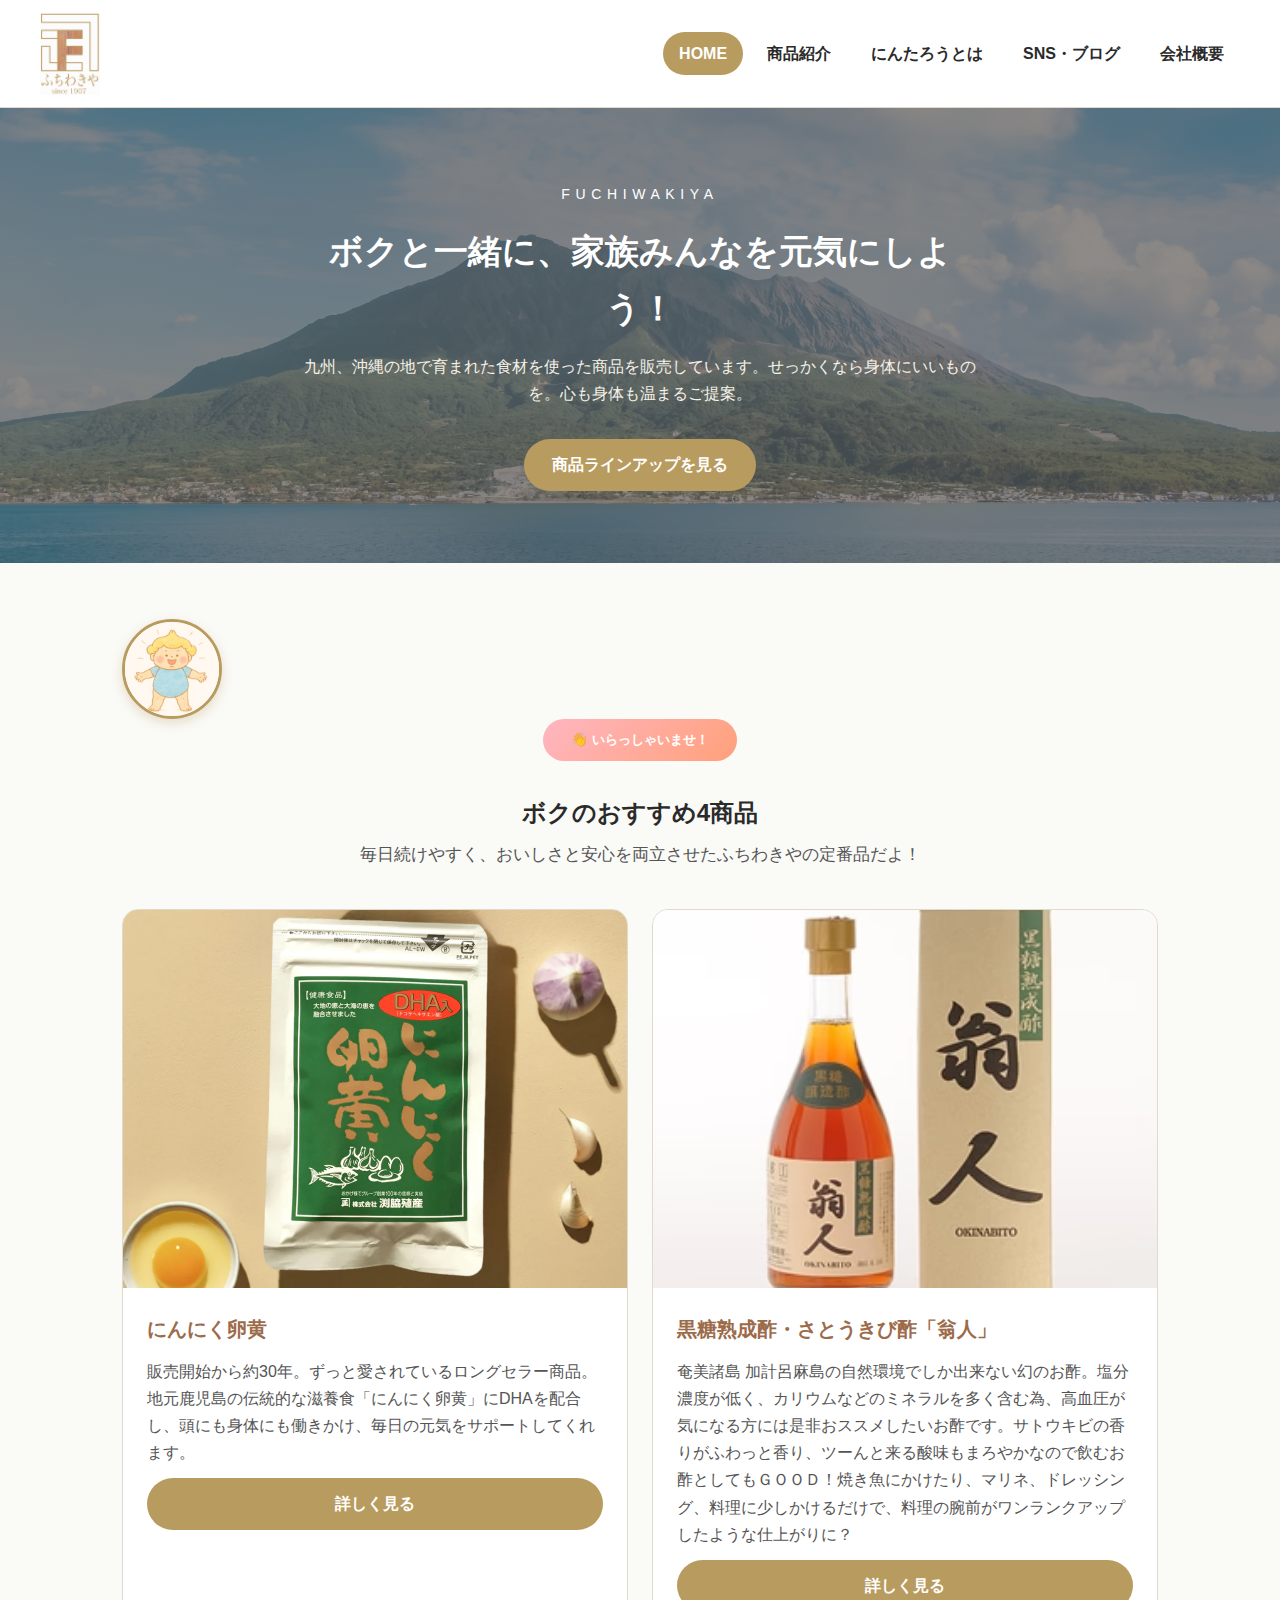
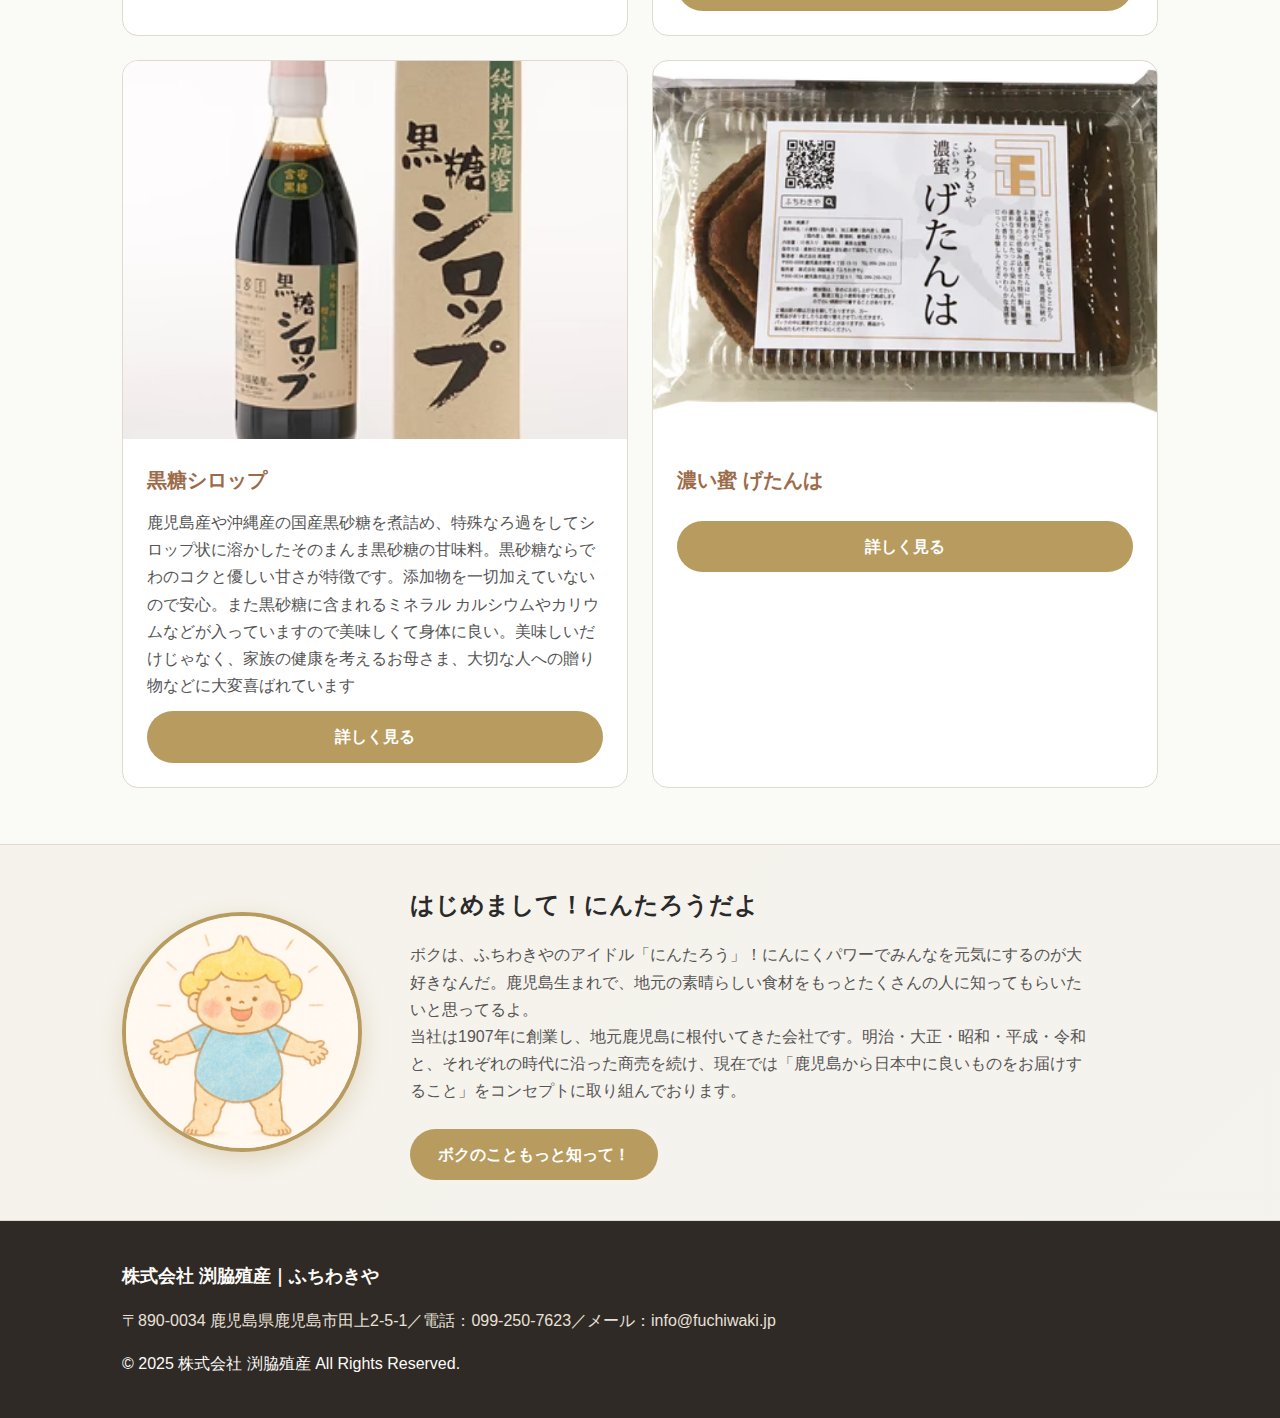
<file: index.html>
<!DOCTYPE html>
<html lang="ja">
<head>
  <meta charset="UTF-8">
  <meta name="viewport" content="width=device-width, initial-scale=1.0">
  <meta name="description" content="株式会社 渕脇殖産の公式サイト。にんにく卵黄・熟成酢・黒糖シロップなど、鹿児島から素材にこだわった健康食品をお届けします。">
  <meta name="keywords" content="渕脇殖産,ふちわきや,にんにく卵黄,熟成酢,黒糖シロップ,健康食品">
  <meta property="og:title" content="株式会社 渕脇殖産｜鹿児島の健康食品メーカー">
  <meta property="og:description" content="明治40年創業。鹿児島の素材を活かした健康食品を企画・製造・販売しています。">
  <meta property="og:type" content="website">
  <meta property="og:url" content="https://www.fuchiwaki.jp/">
  <meta property="og:image" content="https://www.fuchiwaki.jp/assets/img/hero.png">
  <title>株式会社 渕脇殖産｜HOME</title>
  <link rel="stylesheet" href="assets/css/reset.css">
  <link rel="stylesheet" href="assets/css/style.css">
  <script src="assets/js/menu.js" defer></script>
  <script src="assets/js/home.js" defer></script>
</head>
<body>
  <a class="skip-link" href="#main">本文へ移動</a>
  <header class="header" role="banner">
    <div class="header__inner">
      <a class="header__logo" href="index.html">
        <img src="assets/img/logo.png" alt="ふちわきや ロゴ">
      </a>
      <button class="hamburger" aria-label="メニューを開く" aria-expanded="false">
        <span class="hamburger__bar"></span>
        <span class="hamburger__bar"></span>
        <span class="hamburger__bar"></span>
      </button>
      <nav class="nav" aria-label="メインメニュー">
        <ul class="nav__list">
          <li class="nav__item"><a class="nav__link" href="index.html" aria-current="page">HOME</a></li>
          <li class="nav__item"><a class="nav__link" href="products.html">商品紹介</a></li>
          <li class="nav__item"><a class="nav__link" href="about.html">にんたろうとは</a></li>
          <li class="nav__item"><a class="nav__link" href="blog.html">SNS・ブログ</a></li>
          <li class="nav__item"><a class="nav__link" href="company.html">会社概要</a></li>
        </ul>
      </nav>
    </div>
  </header>
  <div class="nav-overlay"></div>

  <main id="main">
    <section class="hero" aria-labelledby="hero-title">
      <div class="hero__content">
        <span class="hero__tagline">FUCHIWAKIYA</span>
        <h1 class="hero__title" id="hero-title">ボクと一緒に、家族みんなを元気にしよう！</h1>
        <p class="hero__lead">九州、沖縄の地で育まれた食材を使った商品を販売しています。せっかくなら身体にいいものを。心も身体も温まるご提案。</p>
        <a class="button" href="products.html">商品ラインアップを見る</a>
      </div>
    </section>

    <section class="section" aria-labelledby="products-digest">
      <div class="wrapper">
        <header class="section__header">
          <div class="section__nintaro-intro">
            <img src="assets/img/nintaro.jpg" alt="にんたろう" class="section__nintaro-icon">
            <button class="button hero__greeting-button" id="heroGreeting">👋 いらっしゃいませ！</button>
          </div>
          <h2 class="section__title" id="products-digest">ボクのおすすめ4商品</h2>
          <p class="section__subtitle">毎日続けやすく、おいしさと安心を両立させたふちわきやの定番品だよ！</p>
        </header>
        <div class="card-grid" role="list">
          <article class="card" role="listitem">
            <img class="card__image" src="assets/img/prod_garlic_egg.jpg" alt="にんにく卵黄" loading="lazy">
            <div class="card__body">
              <h3 class="card__title">にんにく卵黄</h3>
              <p class="card__text">販売開始から約30年。ずっと愛されているロングセラー商品。地元鹿児島の伝統的な滋養食「にんにく卵黄」にDHAを配合し、頭にも身体にも働きかけ、毎日の元気をサポートしてくれます。</p>
              <a class="button" href="products.html#garlic-egg">詳しく見る</a>
            </div>
          </article>
          <article class="card" role="listitem">
            <img class="card__image" src="assets/img/prod_vinegar.jpg" alt="熟成酢" loading="lazy">
            <div class="card__body">
              <h3 class="card__title">黒糖熟成酢・さとうきび酢「翁人」</h3>
              <p class="card__text">奄美諸島 加計呂麻島の自然環境でしか出来ない幻のお酢。塩分濃度が低く、カリウムなどのミネラルを多く含む為、高血圧が気になる方には是非おススメしたいお酢です。サトウキビの香りがふわっと香り、ツーんと来る酸味もまろやかなので飲むお酢としてもＧＯＯＤ！焼き魚にかけたり、マリネ、ドレッシング、料理に少しかけるだけで、料理の腕前がワンランクアップしたような仕上がりに？</p>
              <a class="button" href="products.html#aged-vinegar">詳しく見る</a>
            </div>
          </article>
          <article class="card" role="listitem">
            <img class="card__image" src="assets/img/prod_brownsugar.jpg" alt="黒糖シロップ" loading="lazy">
            <div class="card__body">
              <h3 class="card__title">黒糖シロップ</h3>
              <p class="card__text">鹿児島産や沖縄産の国産黒砂糖を煮詰め、特殊なろ過をしてシロップ状に溶かしたそのまんま黒砂糖の甘味料。黒砂糖ならでわのコクと優しい甘さが特徴です。添加物を一切加えていないので安心。また黒砂糖に含まれるミネラル カルシウムやカリウムなどが入っていますので美味しくて身体に良い。美味しいだけじゃなく、家族の健康を考えるお母さま、大切な人への贈り物などに大変喜ばれています</p>
              <a class="button" href="products.html#brown-syrup">詳しく見る</a>
            </div>
          </article>
          <article class="card" role="listitem">
            <img class="card__image" src="assets/img/getanha.jpg" alt="鹿児島の郷土菓子" loading="lazy">
            <div class="card__body">
              <h3 class="card__title">濃い蜜 げたんは</h3>
              <p class="card__text"></p>
              <a class="button" href="products.html#getanha">詳しく見る</a>
            </div>
          </article>
        </div>
      </div>
    </section>

    <section class="brand-banner nintaro-intro-section" aria-labelledby="brand-banner-title">
      <div class="wrapper">
        <div class="nintaro-intro-content">
          <div class="nintaro-intro-image">
            <img src="assets/img/nintaro.jpg" alt="にんたろう" class="nintaro-intro-img">
          </div>
          <div class="nintaro-intro-text">
            <h2 class="brand-banner__title" id="brand-banner-title">はじめまして！にんたろうだよ</h2>
            <p class="lead-text">ボクは、ふちわきやのアイドル「にんたろう」！にんにくパワーでみんなを元気にするのが大好きなんだ。鹿児島生まれで、地元の素晴らしい食材をもっとたくさんの人に知ってもらいたいと思ってるよ。</p>
            <p class="lead-text">当社は1907年に創業し、地元鹿児島に根付いてきた会社です。明治・大正・昭和・平成・令和と、それぞれの時代に沿った商売を続け、現在では「鹿児島から日本中に良いものをお届けすること」をコンセプトに取り組んでおります。</p>
            <div class="brand-banner__actions">
              <a class="button" href="about.html">ボクのこともっと知って！</a>
            </div>
          </div>
        </div>
      </div>
    </section>
  </main>

  <footer class="footer" role="contentinfo">
    <div class="wrapper footer__inner">
      <p class="footer__brand">株式会社 渕脇殖産｜ふちわきや</p>
      <p class="footer__contact">〒890-0034 鹿児島県鹿児島市田上2-5-1／電話：099-250-7623／メール：info@fuchiwaki.jp</p>
      <p class="footer__copyright">&copy; 2025 株式会社 渕脇殖産 All Rights Reserved.</p>
    </div>
  </footer>
</body>
</html>
</file>
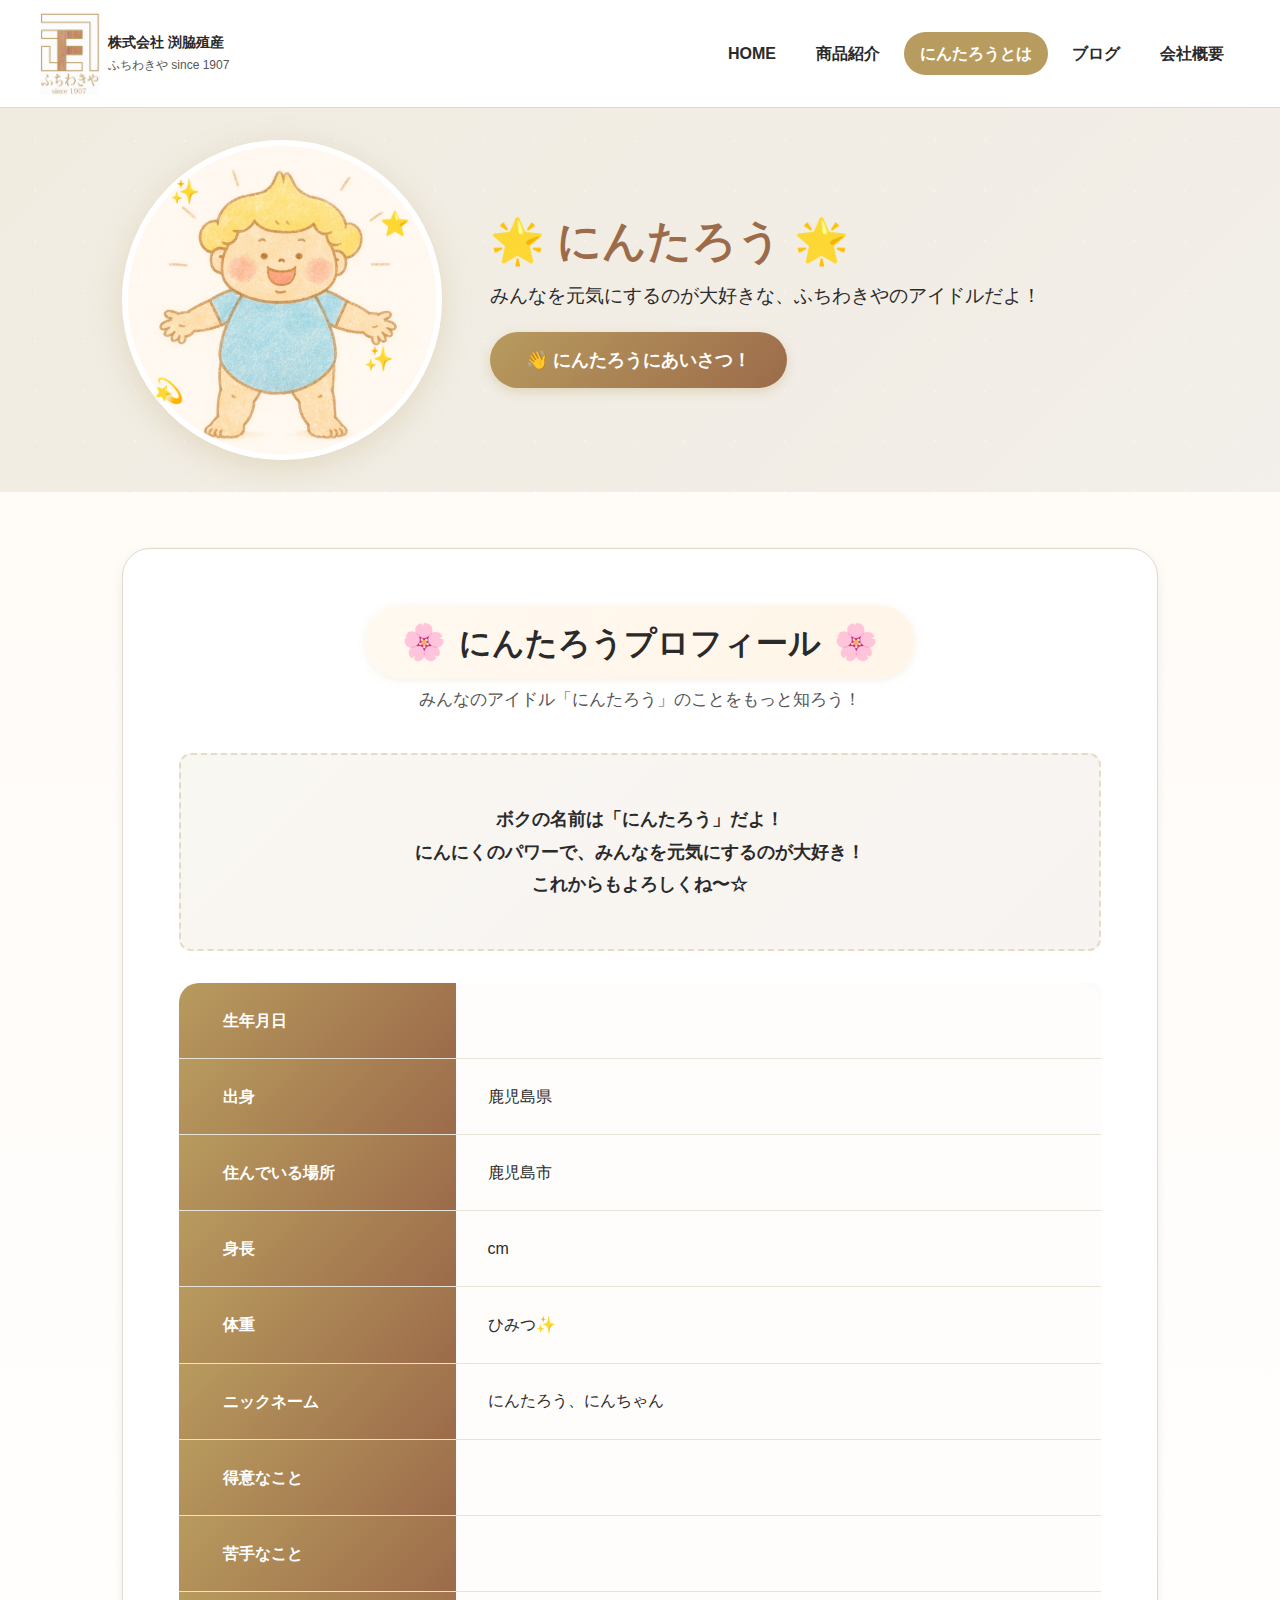
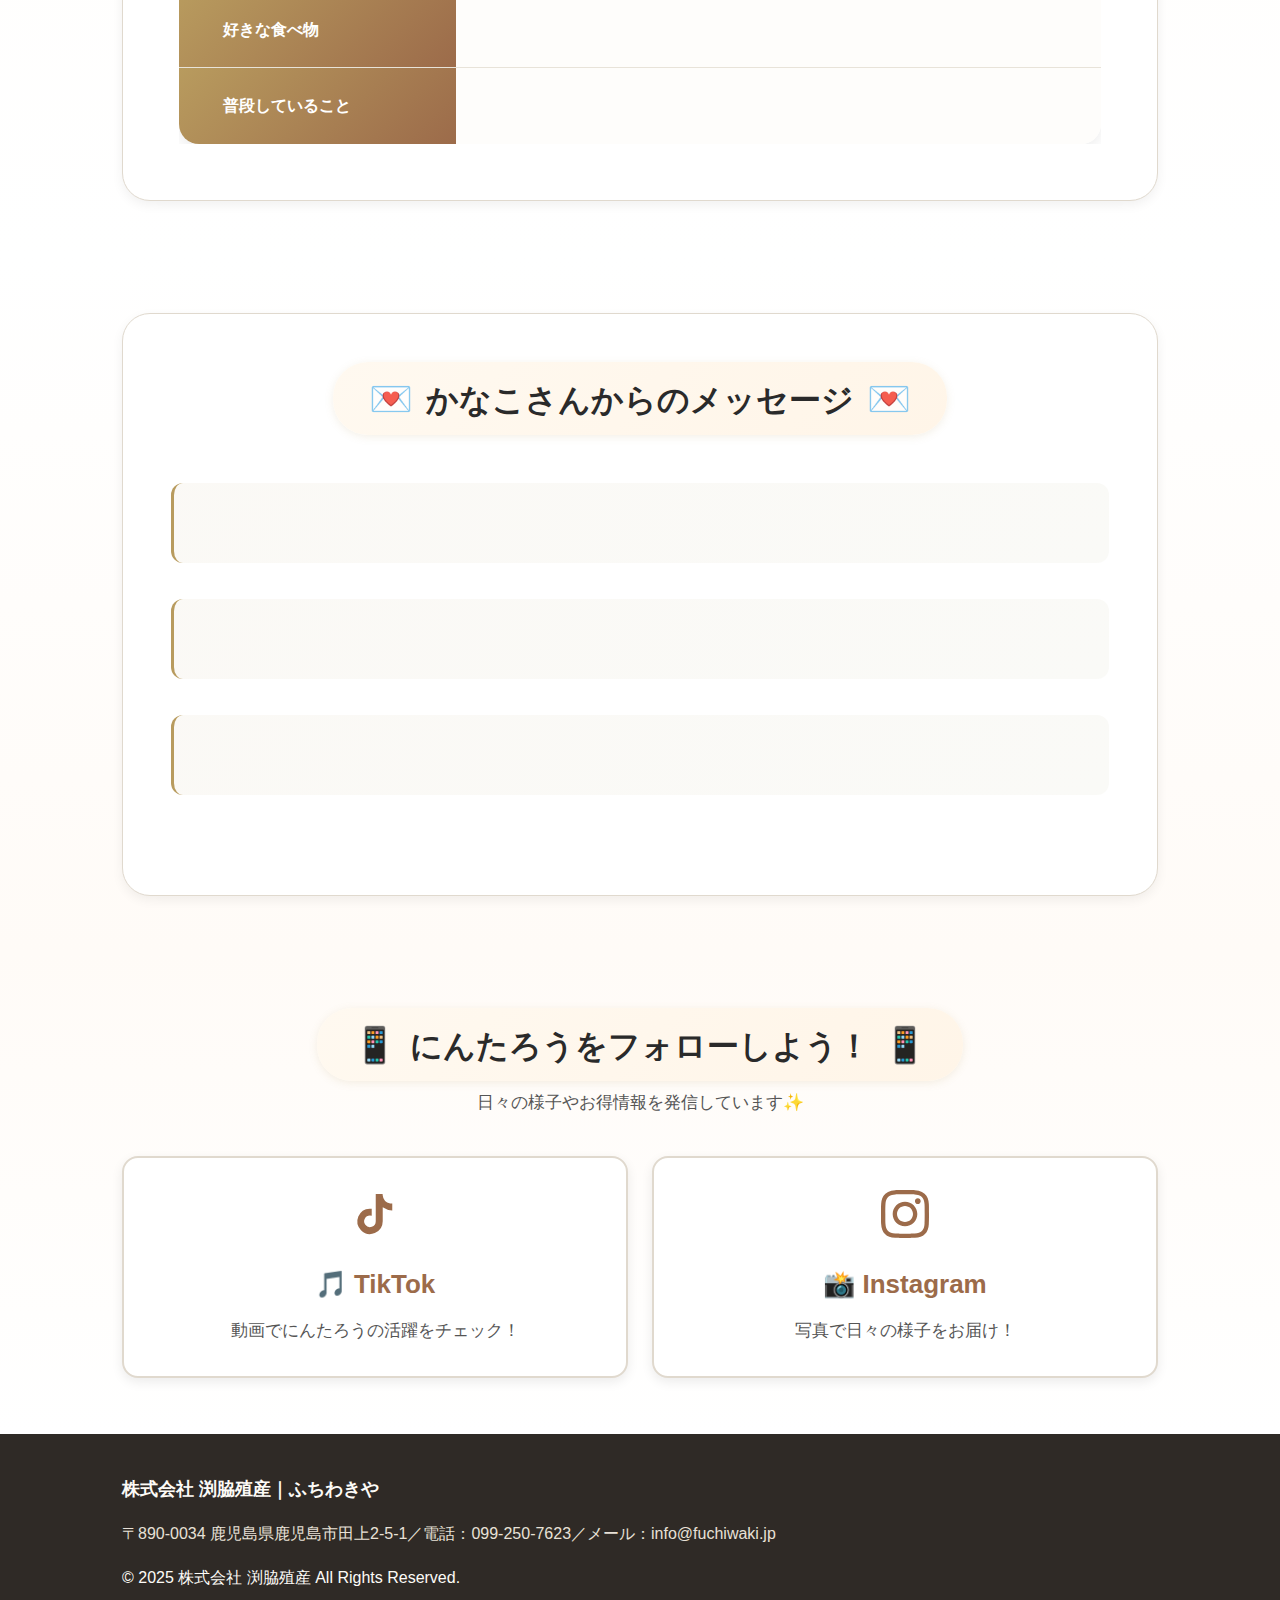
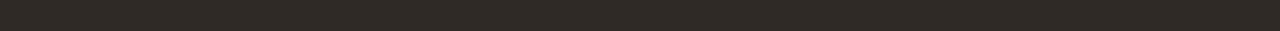
<file: about.html>
<!DOCTYPE html>
<html lang="ja">
<head>
  <meta charset="UTF-8">
  <meta name="viewport" content="width=device-width, initial-scale=1.0">
  <meta name="description" content="フチワキヤのキャラクター「にんたろう」のプロフィールをご紹介。生みの親かなこさんからのメッセージも掲載しています。">
  <meta property="og:title" content="にんたろうとは｜株式会社 渕脇殖産">
  <meta property="og:description" content="にんたろうのプロフィールとかなこさんからのメッセージをご紹介します。">
  <meta property="og:type" content="article">
  <meta property="og:url" content="https://www.fuchiwaki.jp/about.html">
  <meta property="og:image" content="https://www.fuchiwaki.jp/assets/img/hero_home.jpg">
  <title>にんたろうとは｜株式会社 渕脇殖産</title>
  <link rel="stylesheet" href="assets/css/reset.css">
  <link rel="stylesheet" href="assets/css/style.css">
  <script src="assets/js/menu.js" defer></script>
  <script src="assets/js/about.js" defer></script>
</head>
<body>
  <a class="skip-link" href="#main">本文へ移動</a>
  <header class="header" role="banner">
    <div class="header__inner">
      <a class="header__logo" href="index.html">
        <img src="assets/img/logo.png" alt="株式会社 渕脇殖産 ロゴ">
        <span class="header__brand"><strong>株式会社 渕脇殖産</strong><span>ふちわきや since 1907</span></span>
      </a>
      <button class="hamburger" aria-label="メニューを開く" aria-expanded="false">
        <span class="hamburger__bar"></span>
        <span class="hamburger__bar"></span>
        <span class="hamburger__bar"></span>
      </button>
      <nav class="nav" aria-label="メインメニュー">
        <ul class="nav__list">
          <li class="nav__item"><a class="nav__link" href="index.html">HOME</a></li>
          <li class="nav__item"><a class="nav__link" href="products.html">商品紹介</a></li>
          <li class="nav__item"><a class="nav__link" href="about.html" aria-current="page">にんたろうとは</a></li>
          <li class="nav__item"><a class="nav__link" href="blog.html">ブログ</a></li>
          <li class="nav__item"><a class="nav__link" href="company.html">会社概要</a></li>
        </ul>
      </nav>
    </div>
  </header>
  <div class="nav-overlay"></div>

  <main id="main">
    <section class="nintaro-hero" aria-labelledby="about-title">
      <div class="wrapper">
        <div class="nintaro-hero__content">
          <div class="nintaro-hero__image-wrapper">
            <img src="assets/img/nintaro.jpg" alt="にんたろう" class="nintaro-hero__image" id="nintaroImage">
            <div class="nintaro-hero__sparkles">
              <span class="sparkle" style="top: 10%; left: 15%;">✨</span>
              <span class="sparkle" style="top: 20%; right: 10%;">⭐</span>
              <span class="sparkle" style="bottom: 15%; left: 10%;">💫</span>
              <span class="sparkle" style="bottom: 25%; right: 15%;">✨</span>
            </div>
          </div>
          <div class="nintaro-hero__text">
            <h1 class="nintaro-hero__title" id="about-title">
              <span class="title-decoration">🌟</span>
              にんたろう
              <span class="title-decoration">🌟</span>
            </h1>
            <p class="nintaro-hero__lead">みんなを元気にするのが大好きな、ふちわきやのアイドルだよ！</p>
            <button class="nintaro-hero__button" id="greetButton">👋 にんたろうにあいさつ！</button>
          </div>
        </div>
      </div>
    </section>

    <section class="section profile-section" aria-labelledby="profile-heading">
      <div class="wrapper">
        <div class="profile-book">
          <header class="section__header">
            <h2 class="section__title cute-title" id="profile-heading">
              <span class="cute-decoration">🌸</span>
              にんたろうプロフィール
              <span class="cute-decoration">🌸</span>
            </h2>
            <p class="section__subtitle">みんなのアイドル「にんたろう」のことをもっと知ろう！</p>
          </header>
          
          <div class="profile-intro">
            <p class="profile-intro__text">
              ボクの名前は「にんたろう」だよ！<br>
              にんにくのパワーで、みんなを元気にするのが大好き！<br>
              これからもよろしくね〜☆
            </p>
          </div>
          
          <div class="profile-table-wrapper">
            <table class="profile-table">
              <tbody>
                <tr>
                  <th><span class="table-icon"></span> 生年月日</th>
                  <td></td>
                </tr>
                <tr>
                  <th><span class="table-icon"></span> 出身</th>
                  <td>鹿児島県</td>
                </tr>
                <tr>
                  <th><span class="table-icon"></span> 住んでいる場所</th>
                  <td>鹿児島市</td>
                </tr>
                <tr>
                  <th><span class="table-icon"></span> 身長</th>
                  <td>cm</td>
                </tr>
                <tr>
                  <th><span class="table-icon"></span> 体重</th>
                  <td>ひみつ✨</td>
                </tr>
                <tr>
                  <th><span class="table-icon"></span> ニックネーム</th>
                  <td>にんたろう、にんちゃん</td>
                </tr>
                <tr>
                  <th><span class="table-icon"></span> 得意なこと</th>
                  <td></td>
                </tr>
                <tr>
                  <th><span class="table-icon"></span> 苦手なこと</th>
                  <td></td>
                </tr>
                <tr>
                  <th><span class="table-icon"></span> 好きな食べ物</th>
                  <td></td>
                </tr>
                <tr>
                  <th><span class="table-icon"></span> 普段していること</th>
                  <td></td>
                </tr>
              </tbody>
            </table>
          </div>
        </div>
      </div>
    </section>

    <section class="section message-section" aria-labelledby="message-heading">
      <div class="wrapper">
        <div class="message-box cute-box">
          <header class="section__header">
            <h2 class="section__title cute-title" id="message-heading">
              <span class="cute-decoration">💌</span>
              かなこさんからのメッセージ
              <span class="cute-decoration">💌</span>
            </h2>
            <p class="section__subtitle"></p>
          </header>
          <div class="message-content">
            <div class="message-bubble">
              <p class="lead-text"></p>
            </div>
            <div class="message-bubble">
              <p class="lead-text"></p>
            </div>
            <div class="message-bubble">
              <p class="lead-text"></p>
            </div>
            <p class="message-signature"></p>
          </div>
        </div>
      </div>
    </section>

    <section class="section social-section" aria-labelledby="social-heading">
      <div class="wrapper">
        <header class="section__header">
          <h2 class="section__title cute-title" id="social-heading">
            <span class="cute-decoration">📱</span>
            にんたろうをフォローしよう！
            <span class="cute-decoration">📱</span>
          </h2>
          <p class="section__subtitle">日々の様子やお得情報を発信しています✨</p>
        </header>
        <div class="social-links">
          <a href="https://www.tiktok.com/@fuchiwakiya" target="_blank" rel="noopener noreferrer" class="social-card cute-card">
            <div class="social-card__icon">
              <svg width="48" height="48" viewBox="0 0 24 24" fill="currentColor">
                <path d="M19.59 6.69a4.83 4.83 0 0 1-3.77-4.25V2h-3.45v13.67a2.89 2.89 0 0 1-5.2 1.74 2.89 2.89 0 0 1 2.31-4.64 2.93 2.93 0 0 1 .88.13V9.4a6.84 6.84 0 0 0-1-.05A6.33 6.33 0 0 0 5 20.1a6.34 6.34 0 0 0 10.86-4.43v-7a8.16 8.16 0 0 0 4.77 1.52v-3.4a4.85 4.85 0 0 1-1-.1z"/>
              </svg>
            </div>
            <h3 class="social-card__title">🎵 TikTok</h3>
            <p class="social-card__text">動画でにんたろうの活躍をチェック！</p>
          </a>
          <a href="https://www.instagram.com/fuchiwakiya/" target="_blank" rel="noopener noreferrer" class="social-card cute-card">
            <div class="social-card__icon">
              <svg width="48" height="48" viewBox="0 0 24 24" fill="currentColor">
                <path d="M12 2.163c3.204 0 3.584.012 4.85.07 3.252.148 4.771 1.691 4.919 4.919.058 1.265.069 1.645.069 4.849 0 3.205-.012 3.584-.069 4.849-.149 3.225-1.664 4.771-4.919 4.919-1.266.058-1.644.07-4.85.07-3.204 0-3.584-.012-4.849-.07-3.26-.149-4.771-1.699-4.919-4.92-.058-1.265-.07-1.644-.07-4.849 0-3.204.013-3.583.07-4.849.149-3.227 1.664-4.771 4.919-4.919 1.266-.057 1.645-.069 4.849-.069zm0-2.163c-3.259 0-3.667.014-4.947.072-4.358.2-6.78 2.618-6.98 6.98-.059 1.281-.073 1.689-.073 4.948 0 3.259.014 3.668.072 4.948.2 4.358 2.618 6.78 6.98 6.98 1.281.058 1.689.072 4.948.072 3.259 0 3.668-.014 4.948-.072 4.354-.2 6.782-2.618 6.979-6.98.059-1.28.073-1.689.073-4.948 0-3.259-.014-3.667-.072-4.947-.196-4.354-2.617-6.78-6.979-6.98-1.281-.059-1.69-.073-4.949-.073zm0 5.838c-3.403 0-6.162 2.759-6.162 6.162s2.759 6.163 6.162 6.163 6.162-2.759 6.162-6.163c0-3.403-2.759-6.162-6.162-6.162zm0 10.162c-2.209 0-4-1.79-4-4 0-2.209 1.791-4 4-4s4 1.791 4 4c0 2.21-1.791 4-4 4zm6.406-11.845c-.796 0-1.441.645-1.441 1.44s.645 1.44 1.441 1.44c.795 0 1.439-.645 1.439-1.44s-.644-1.44-1.439-1.44z"/>
              </svg>
            </div>
            <h3 class="social-card__title">📸 Instagram</h3>
            <p class="social-card__text">写真で日々の様子をお届け！</p>
          </a>
        </div>
      </div>
    </section>
  </main>

  <footer class="footer" role="contentinfo">
    <div class="wrapper footer__inner">
      <p class="footer__brand">株式会社 渕脇殖産｜ふちわきや</p>
      <p class="footer__contact">〒890-0034 鹿児島県鹿児島市田上2-5-1／電話：099-250-7623／メール：info@fuchiwaki.jp</p>
      <p class="footer__copyright">&copy; 2025 株式会社 渕脇殖産 All Rights Reserved.</p>
    </div>
  </footer>
</body>
</html>
</file>
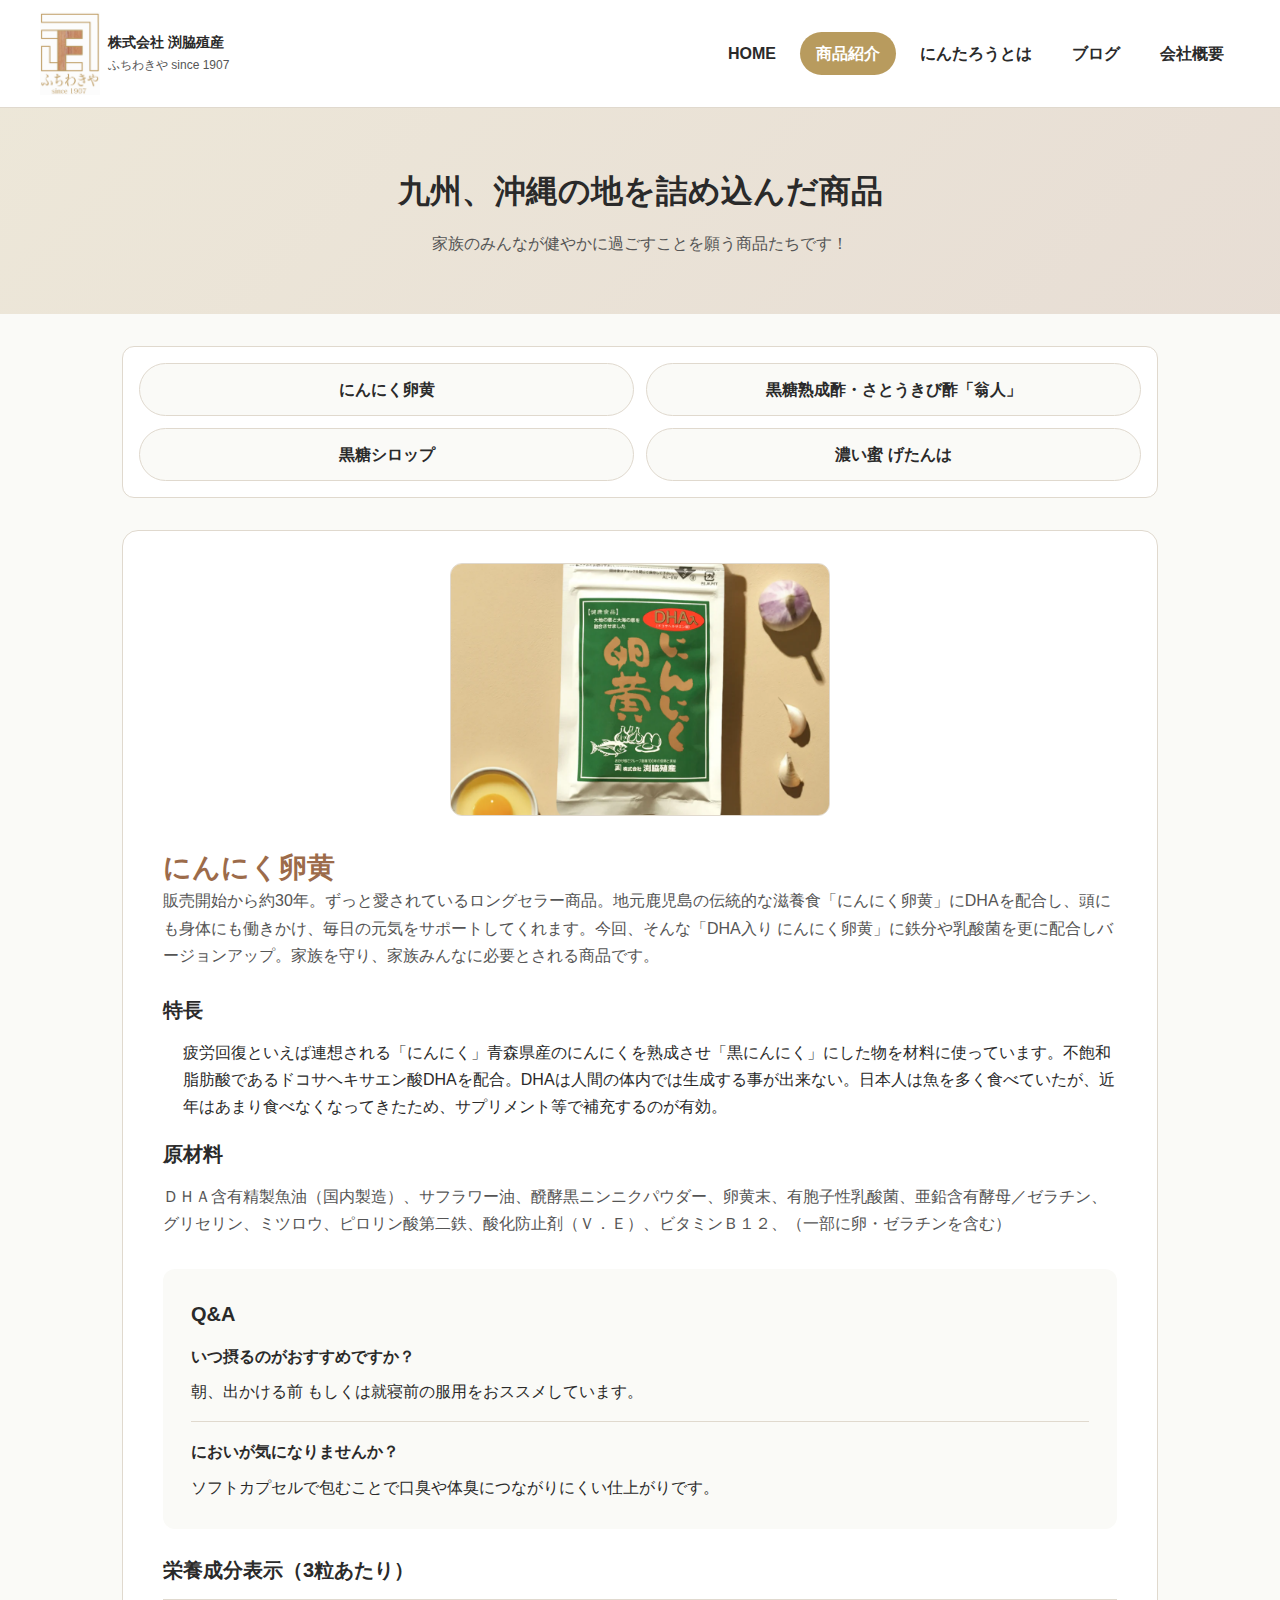
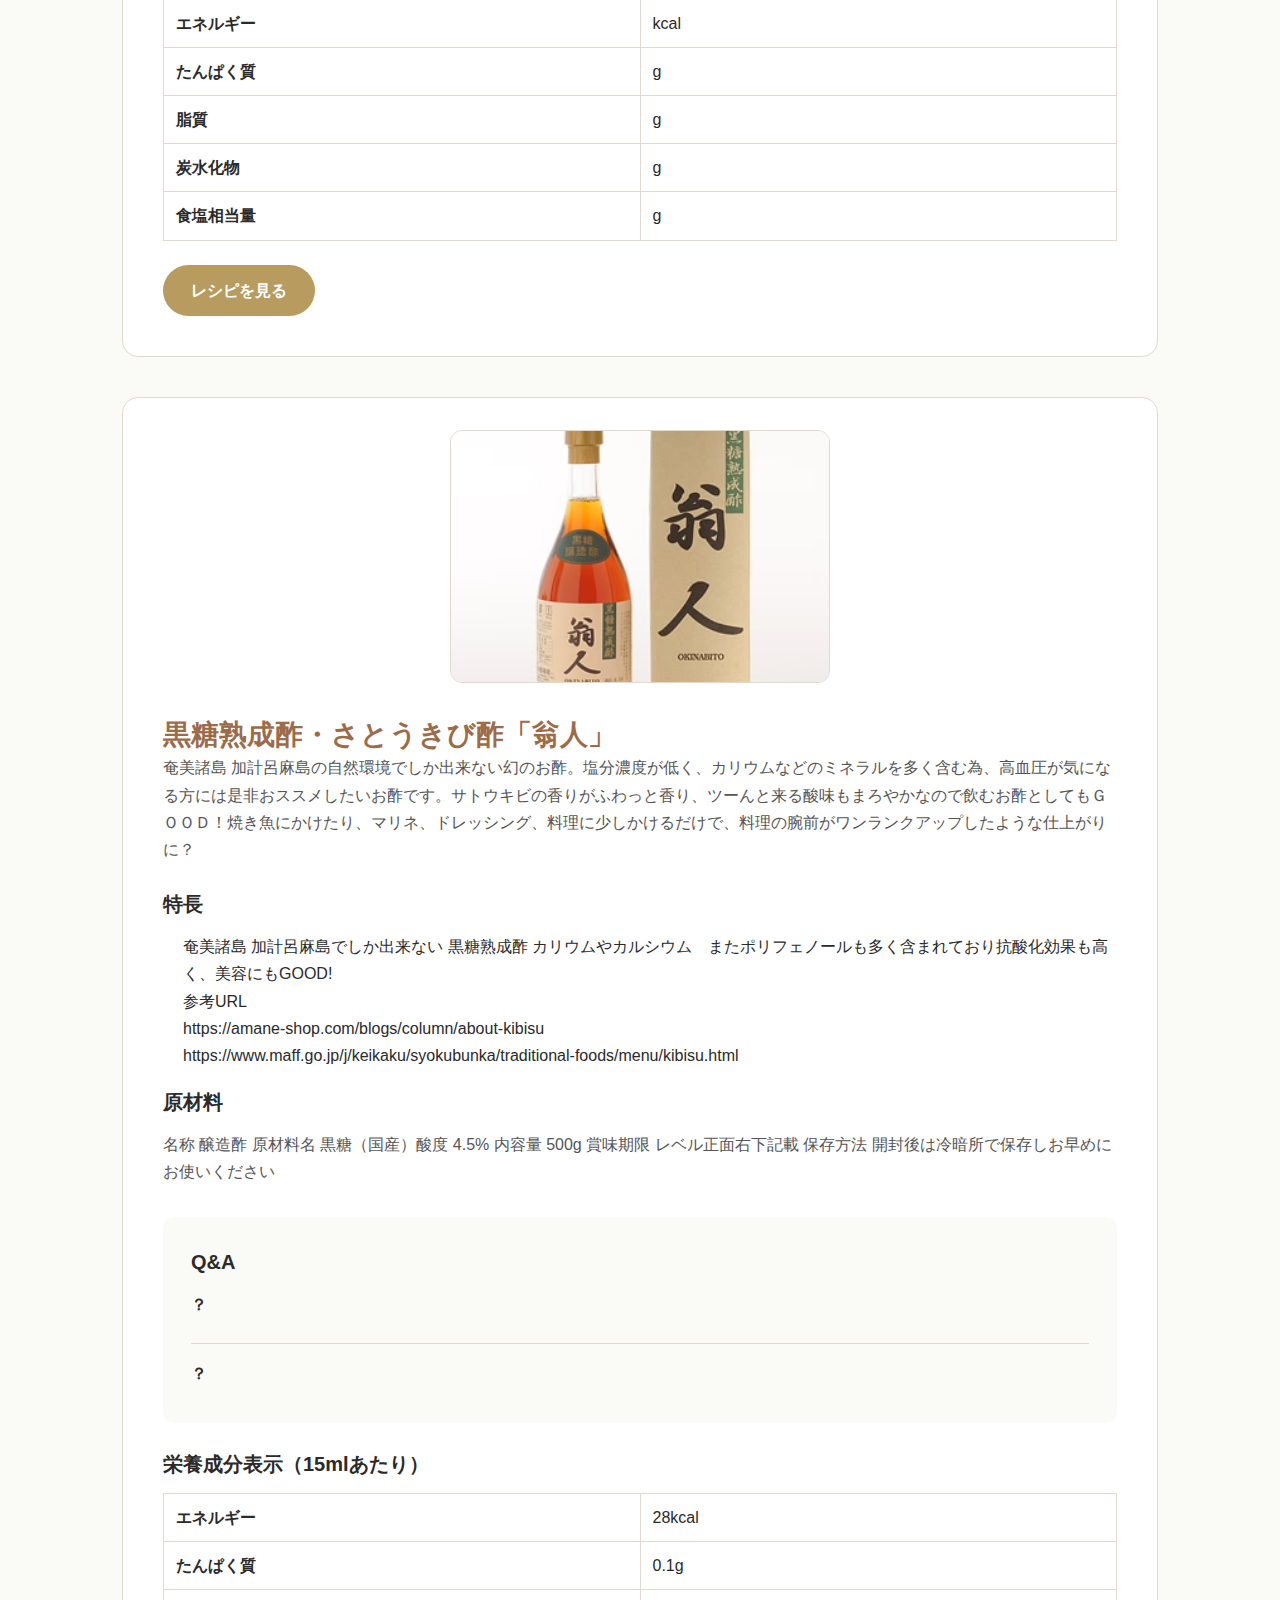
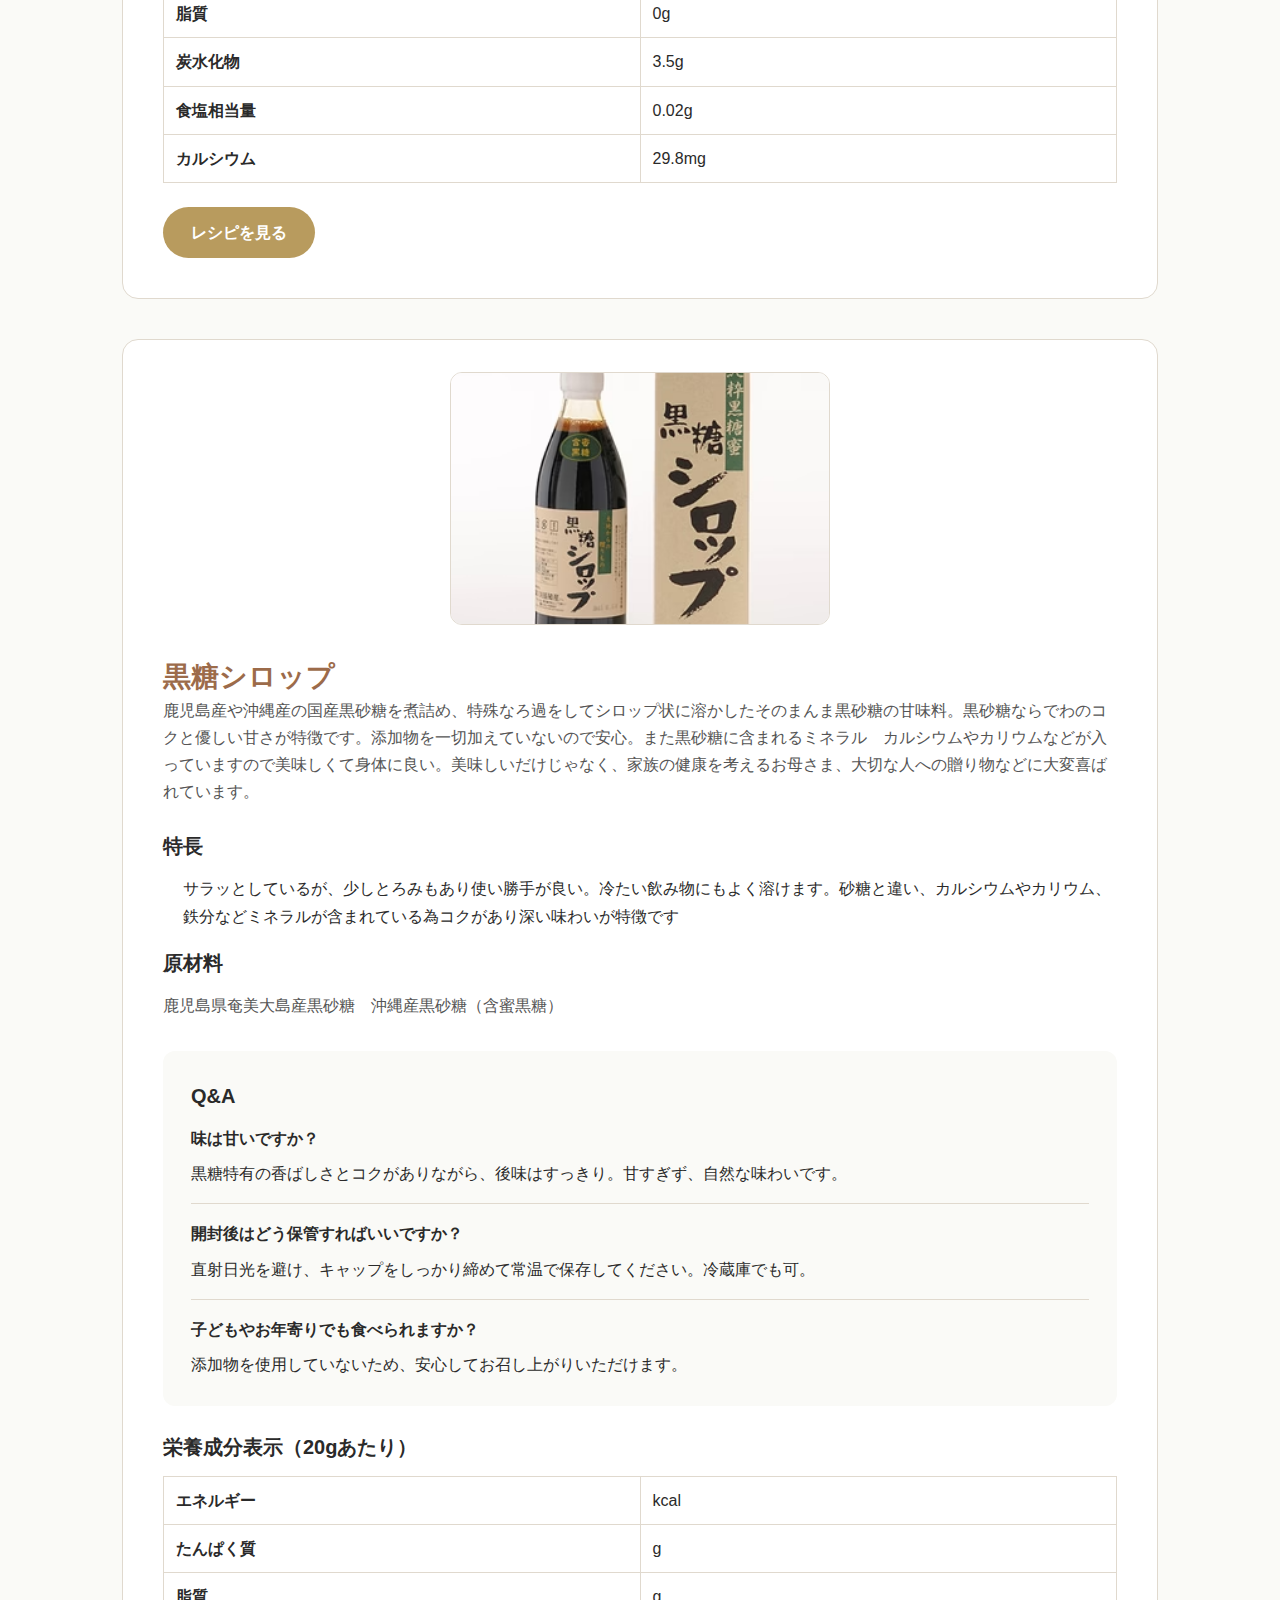
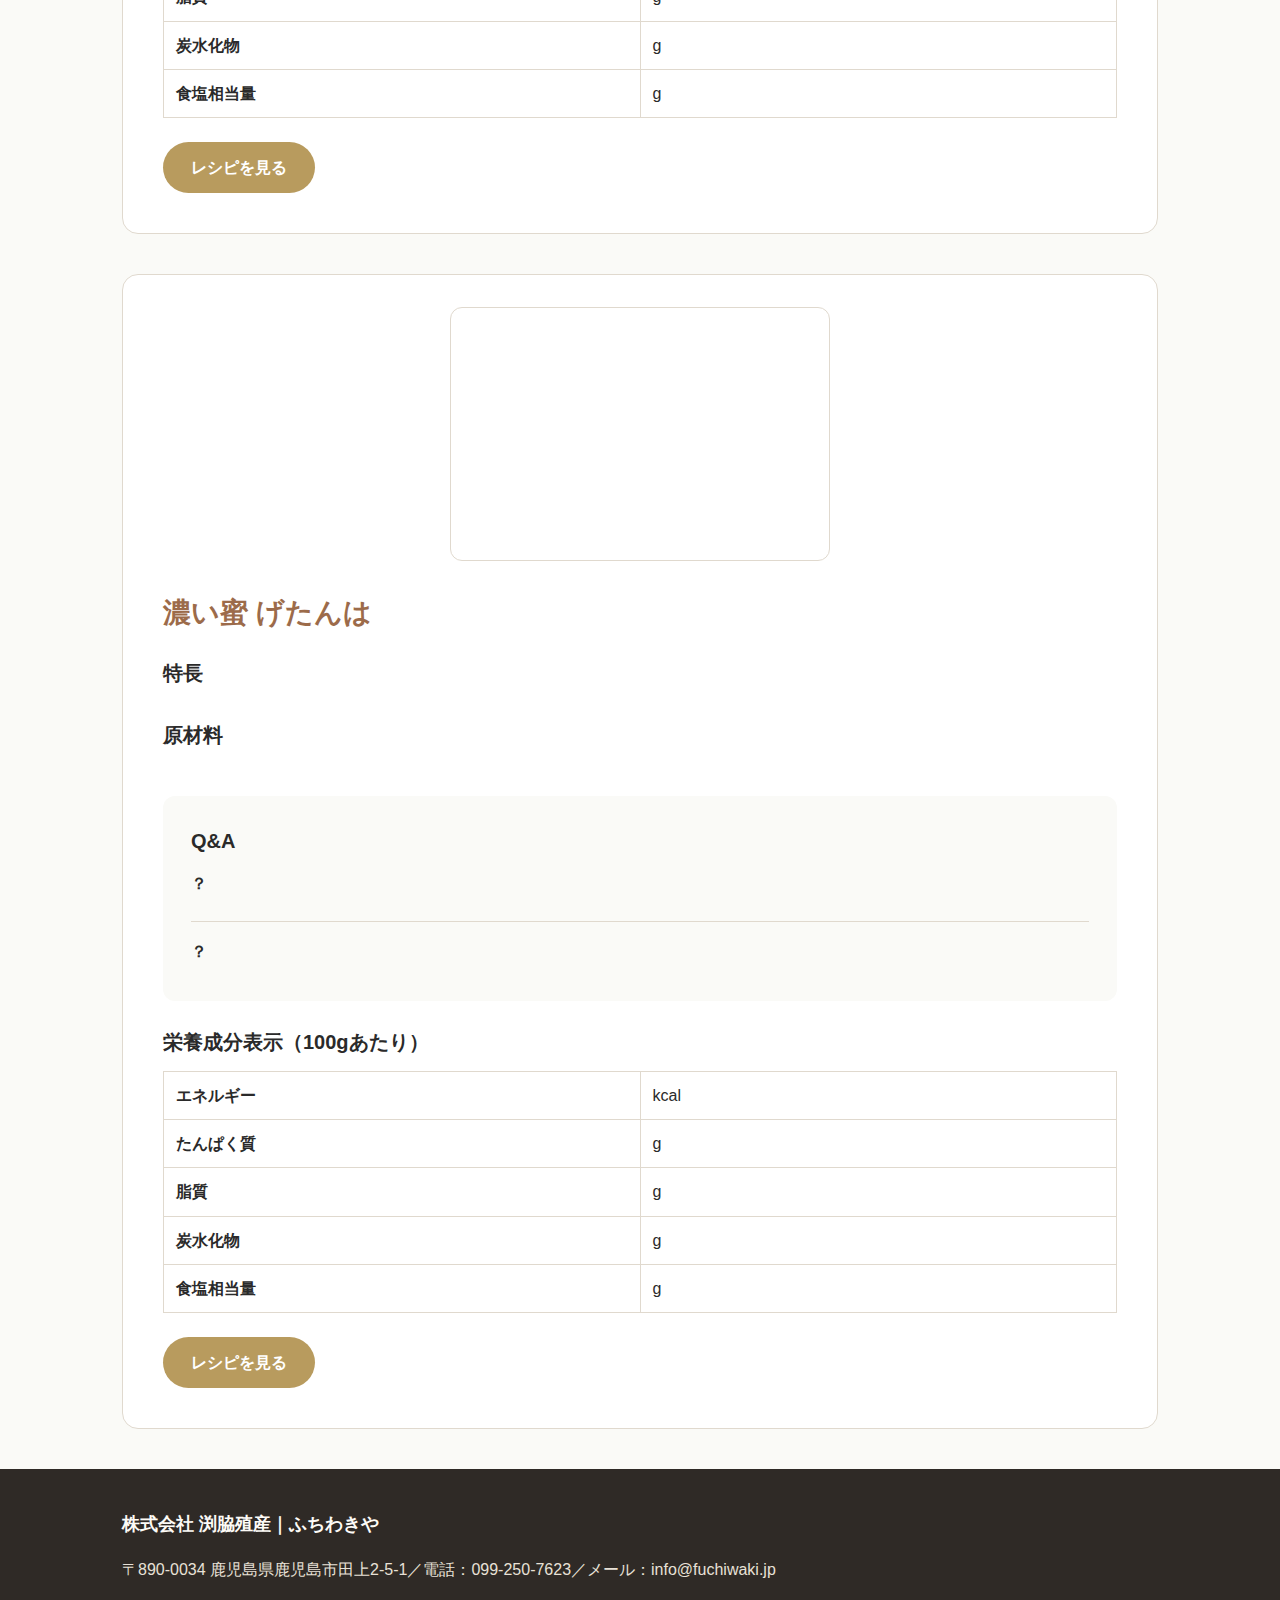
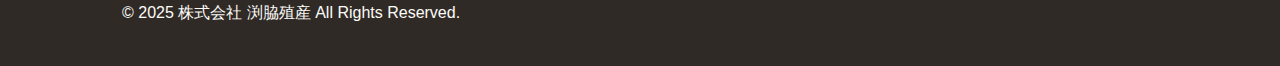
<file: products.html>
<!DOCTYPE html>
<html lang="ja" class="no-js">
<head>
  <meta charset="UTF-8">
  <meta name="viewport" content="width=device-width, initial-scale=1.0">
  <meta name="description" content="株式会社 渕脇殖産の健康食品ラインアップ。にんにく卵黄・黒糖熟成酢・さとうきび酢「翁人」・黒糖シロップの特徴や原材料、成分情報をご紹介します。">
  <meta name="format-detection" content="telephone=no">
  <meta property="og:site_name" content="株式会社 渕脇殖産">
  <meta property="og:title" content="商品紹介｜株式会社 渕脇殖産">
  <meta property="og:description" content="ふちわきやの代表商品、にんにく卵黄・黒糖熟成酢・さとうきび酢「翁人」・黒糖シロップをご案内します。">
  <meta property="og:type" content="article">
  <meta property="og:url" content="https://www.fuchiwaki.jp/products.html">
  <meta property="og:image" content="https://www.fuchiwaki.jp/assets/img/prod_garlic_egg.jpg">
  <meta property="og:locale" content="ja_JP">
  <meta name="twitter:card" content="summary_large_image">
  <meta name="theme-color" content="#B89B5E">
  <title>商品紹介｜株式会社 渕脇殖産</title>
  <link rel="canonical" href="https://www.fuchiwaki.jp/products.html">
  <link rel="stylesheet" href="assets/css/reset.css">
  <link rel="stylesheet" href="assets/css/style.css">
  <script src="assets/js/menu.js" defer></script>
  <script src="assets/js/main.js" defer></script>
</head>
<body>
  <a class="skip-link" href="#main">本文へ移動</a>
  <header class="header" role="banner">
    <div class="header__inner">
      <a class="header__logo" href="index.html">
        <img src="assets/img/logo.png" alt="株式会社 渕脇殖産 ロゴ">
        <span class="header__brand"><strong>株式会社 渕脇殖産</strong><span>ふちわきや since 1907</span></span>
      </a>
      <button class="hamburger" aria-label="メニューを開く" aria-expanded="false">
        <span class="hamburger__bar"></span>
        <span class="hamburger__bar"></span>
        <span class="hamburger__bar"></span>
      </button>
      <nav class="nav" id="global-nav" aria-label="メインメニュー">
        <ul class="nav__list">
          <li class="nav__item"><a class="nav__link" href="index.html">HOME</a></li>
          <li class="nav__item"><a class="nav__link" href="products.html" aria-current="page">商品紹介</a></li>
          <li class="nav__item"><a class="nav__link" href="about.html">にんたろうとは</a></li>
          <li class="nav__item"><a class="nav__link" href="blog.html">ブログ</a></li>
          <li class="nav__item"><a class="nav__link" href="company.html">会社概要</a></li>
        </ul>
      </nav>
    </div>
  </header>
  <div class="nav-overlay"></div>

  <main id="main">
    <section class="page-hero" aria-labelledby="products-title">
      <div class="wrapper">
        <h1 class="page-hero__title" id="products-title">九州、沖縄の地を詰め込んだ商品</h1>
        <p class="page-hero__lead">家族のみんなが健やかに過ごすことを願う商品たちです！</p>
      </div>
    </section>

    <div class="wrapper">
      <nav class="anchor-nav" aria-label="商品内リンク">
        <ul class="anchor-nav__list">
          <li class="anchor-nav__item"><a class="anchor-nav__link" href="#garlic-egg">にんにく卵黄</a></li>
          <li class="anchor-nav__item"><a class="anchor-nav__link" href="#aged-vinegar">黒糖熟成酢・さとうきび酢「翁人」

          </a></li>
          <li class="anchor-nav__item"><a class="anchor-nav__link" href="#brown-syrup">黒糖シロップ</a></li>
          <li class="anchor-nav__item"><a class="anchor-nav__link" href="#getanha">濃い蜜 げたんは</a></li>
        </ul>
      </nav>

      <article class="product" id="garlic-egg" aria-labelledby="garlic-egg-title" tabindex="-1">
        <img class="product__image" src="assets/img/prod_garlic_egg.jpg" alt="にんにく卵黄の瓶" loading="lazy">
        <div class="product__body">
          <header>
            <h2 class="product__title" id="garlic-egg-title">にんにく卵黄</h2>
            <p class="lead-text">販売開始から約30年。ずっと愛されているロングセラー商品。地元鹿児島の伝統的な滋養食「にんにく卵黄」にDHAを配合し、頭にも身体にも働きかけ、毎日の元気をサポートしてくれます。今回、そんな「DHA入り にんにく卵黄」に鉄分や乳酸菌を更に配合しバージョンアップ。家族を守り、家族みんなに必要とされる商品です。</p>
          </header>
          <div class="product__features">
            <section aria-labelledby="garlic-egg-features">
              <h3 class="pillar__title" id="garlic-egg-features">特長</h3>
              <ul class="product__feature-list">
              疲労回復といえば連想される「にんにく」青森県産のにんにくを熟成させ「黒にんにく」にした物を材料に使っています。不飽和脂肪酸であるドコサヘキサエン酸DHAを配合。DHAは人間の体内では生成する事が出来ない。日本人は魚を多く食べていたが、近年はあまり食べなくなってきたため、サプリメント等で補充するのが有効。
              </ul>
            </section>
            <section aria-labelledby="garlic-egg-ingredients">
              <h3 class="pillar__title" id="garlic-egg-ingredients">原材料</h3>
              <p class="lead-text">ＤＨＡ含有精製魚油（国内製造）、サフラワー油、醗酵黒ニンニクパウダー、卵黄末、有胞子性乳酸菌、亜鉛含有酵母／ゼラチン、グリセリン、ミツロウ、ピロリン酸第二鉄、酸化防止剤（Ｖ．Ｅ）、ビタミンＢ１２、（一部に卵・ゼラチンを含む）</p>
            </section>
          </div>
          <section class="product__qa" aria-labelledby="garlic-egg-qa">
            <h3 class="pillar__title" id="garlic-egg-qa">Q&amp;A</h3>
            <dl class="qa">
              <div class="qa__item">
                <dt class="qa__question">いつ摂るのがおすすめですか？</dt>
                <dd class="qa__answer">朝、出かける前 もしくは就寝前の服用をおススメしています。</dd>
              </div>
              <div class="qa__item">
                <dt class="qa__question">においが気になりませんか？</dt>
                <dd class="qa__answer">ソフトカプセルで包むことで口臭や体臭につながりにくい仕上がりです。</dd>
              </div>
            </dl>
          </section>
          <section aria-labelledby="garlic-egg-nutrition">
            <h3 class="pillar__title" id="garlic-egg-nutrition">栄養成分表示（3粒あたり）</h3>
            <table class="product__table">
              <tbody>
                <tr><th scope="row">エネルギー</th><td>kcal</td></tr>
                <tr><th scope="row">たんぱく質</th><td>g</td></tr>
                <tr><th scope="row">脂質</th><td>g</td></tr>
                <tr><th scope="row">炭水化物</th><td>g</td></tr>
                <tr><th scope="row">食塩相当量</th><td>g</td></tr>
              </tbody>
            </table>
          </section>
          <div class="product__recipe-link">
            <a class="button" href="recipes.html#garlic-egg">レシピを見る</a>
          </div>
        </div>
      </article>

      <article class="product" id="aged-vinegar" aria-labelledby="aged-vinegar-title" tabindex="-1">
        <img class="product__image" src="assets/img/prod_vinegar.jpg" alt="熟成酢の瓶" loading="lazy">
        <div class="product__body">
          <header>
            <h2 class="product__title" id="aged-vinegar-title">黒糖熟成酢・さとうきび酢「翁人」</h2>
            <p class="lead-text">奄美諸島 加計呂麻島の自然環境でしか出来ない幻のお酢。塩分濃度が低く、カリウムなどのミネラルを多く含む為、高血圧が気になる方には是非おススメしたいお酢です。サトウキビの香りがふわっと香り、ツーんと来る酸味もまろやかなので飲むお酢としてもＧＯＯＤ！焼き魚にかけたり、マリネ、ドレッシング、料理に少しかけるだけで、料理の腕前がワンランクアップしたような仕上がりに？</p>
          </header>
          <div class="product__features">
            <section aria-labelledby="aged-vinegar-features">
              <h3 class="pillar__title" id="aged-vinegar-features">特長</h3>
              <ul class="product__feature-list">
              奄美諸島 加計呂麻島でしか出来ない 黒糖熟成酢 カリウムやカルシウム　またポリフェノールも多く含まれており抗酸化効果も高く、美容にもGOOD!
              <br/>参考URL
              <br/><a href="https://amane-shop.com/blogs/column/about-kibisu" target="_blank" rel="noopener noreferrer">https://amane-shop.com/blogs/column/about-kibisu</a> 
              <br/><a href="https://www.maff.go.jp/j/keikaku/syokubunka/traditional-foods/menu/kibisu.html" target="_blank" rel="noopener noreferrer">https://www.maff.go.jp/j/keikaku/syokubunka/traditional-foods/menu/kibisu.html</a> 
              </ul>
            </section>
            <section aria-labelledby="aged-vinegar-ingredients">
              <h3 class="pillar__title" id="aged-vinegar-ingredients">原材料</h3>
              <p class="lead-text">名称 醸造酢 原材料名 黒糖（国産）酸度 4.5% 内容量 500g 賞味期限 レベル正面右下記載 保存方法 開封後は冷暗所で保存しお早めにお使いください</p>
            </section>
          </div>
          <section class="product__qa" aria-labelledby="aged-vinegar-qa">
            <h3 class="pillar__title" id="aged-vinegar-qa">Q&amp;A</h3>
            <dl class="qa">
              <div class="qa__item">
                <dt class="qa__question">？</dt>
                <dd class="qa__answer"></dd>
              </div>
              <div class="qa__item">
                <dt class="qa__question">？</dt>
                <dd class="qa__answer"></dd>
              </div>
            </dl>
          </section>
          <section aria-labelledby="aged-vinegar-nutrition">
            <h3 class="pillar__title" id="aged-vinegar-nutrition">栄養成分表示（15mlあたり）</h3>
            <table class="product__table">
              <tbody>
                <tr><th scope="row">エネルギー</th><td>28kcal</td></tr>
                <tr><th scope="row">たんぱく質</th><td>0.1g</td></tr>
                <tr><th scope="row">脂質</th><td>0g</td></tr>
                <tr><th scope="row">炭水化物</th><td>3.5g</td></tr>
                <tr><th scope="row">食塩相当量</th><td>0.02g</td></tr>
                <tr><th scope="row">カルシウム</th><td>29.8mg</td></tr>
              </tbody>
            </table>
          </section>
          <div class="product__recipe-link">
            <a class="button" href="recipes.html#aged-vinegar">レシピを見る</a>
          </div>
        </div>
      </article>

      <article class="product" id="brown-syrup" aria-labelledby="brown-syrup-title" tabindex="-1">
        <img class="product__image" src="assets/img/prod_brownsugar.jpg" alt="黒糖シロップの瓶" loading="lazy">
        <div class="product__body">
          <header>
            <h2 class="product__title" id="brown-syrup-title">黒糖シロップ</h2>
            <p class="lead-text">鹿児島産や沖縄産の国産黒砂糖を煮詰め、特殊なろ過をしてシロップ状に溶かしたそのまんま黒砂糖の甘味料。黒砂糖ならでわのコクと優しい甘さが特徴です。添加物を一切加えていないので安心。また黒砂糖に含まれるミネラル　カルシウムやカリウムなどが入っていますので美味しくて身体に良い。美味しいだけじゃなく、家族の健康を考えるお母さま、大切な人への贈り物などに大変喜ばれています。</p>
          </header>
          <div class="product__features">
            <section aria-labelledby="brown-syrup-features">
              <h3 class="pillar__title" id="brown-syrup-features">特長</h3>
              <ul class="product__feature-list">
              サラッとしているが、少しとろみもあり使い勝手が良い。冷たい飲み物にもよく溶けます。砂糖と違い、カルシウムやカリウム、鉄分などミネラルが含まれている為コクがあり深い味わいが特徴です
              </ul>
            </section>
            <section aria-labelledby="brown-syrup-ingredients">
              <h3 class="pillar__title" id="brown-syrup-ingredients">原材料</h3>
              <p class="lead-text">鹿児島県奄美大島産黒砂糖　沖縄産黒砂糖（含蜜黒糖）</p>
            </section>
          </div>
          <section class="product__qa" aria-labelledby="brown-syrup-qa">
            <h3 class="pillar__title" id="brown-syrup-qa">Q&amp;A</h3>
            <dl class="qa">
              <div class="qa__item">
                <dt class="qa__question">味は甘いですか？</dt>
                <dd class="qa__answer">黒糖特有の香ばしさとコクがありながら、後味はすっきり。甘すぎず、自然な味わいです。 </dd>
              </div>
              <div class="qa__item">
                <dt class="qa__question"> 開封後はどう保管すればいいですか？</dt>
                <dd class="qa__answer">直射日光を避け、キャップをしっかり締めて常温で保存してください。冷蔵庫でも可。</dd>
              </div>
              <div class="qa__item">
                <dt class="qa__question"> 子どもやお年寄りでも食べられますか？</dt>
                <dd class="qa__answer">添加物を使用していないため、安心してお召し上がりいただけます。</dd>
              </div>
            </dl>
          </section>
          <section aria-labelledby="aged-vinegar-nutrition">
            <h3 class="pillar__title" id="aged-vinegar-nutrition">栄養成分表示（20gあたり）</h3>
            <table class="product__table">
              <tbody>
                <tr><th scope="row">エネルギー</th><td>kcal</td></tr>
                <tr><th scope="row">たんぱく質</th><td>g</td></tr>
                <tr><th scope="row">脂質</th><td>g</td></tr>
                <tr><th scope="row">炭水化物</th><td>g</td></tr>
                <tr><th scope="row">食塩相当量</th><td>g</td></tr>
              </tbody>
            </table>
          </section>
          <div class="product__recipe-link">
            <a class="button" href="recipes.html#brown-syrup">レシピを見る</a>
          </div>
        </div>
      </article>

      <article class="product" id="getanha" aria-labelledby="getanha-title" tabindex="-1">
        <img class="product__image" src="assets/img/getanha.jpg" alt="鹿児島県の郷土菓子" loading="lazy">
        <div class="product__body">
          <header>
            <h2 class="product__title" id="getanha-title">濃い蜜 げたんは</h2>
            <p class="lead-text"> </p>
          </header>
          <div class="product__features">
            <section aria-labelledby="getanha-features">
              <h3 class="pillar__title" id="getanha-features">特長</h3>
              <ul class="product__feature-list">
              
              </ul>
            </section>
            <section aria-labelledby="getanha-ingredients">
              <h3 class="pillar__title" id="getanha-ingredients">原材料</h3>
              <p class="lead-text"> </p>
            </section>
          </div>
          <section class="product__qa" aria-labelledby="getanha-qa">
            <h3 class="pillar__title" id="getanha-qa">Q&amp;A</h3>
            <dl class="qa">
              <div class="qa__item">
                <dt class="qa__question">？</dt>
                <dd class="qa__answer"> </dd>
              </div>
              <div class="qa__item">
                <dt class="qa__question">？</dt>
                <dd class="qa__answer"> </dd>
              </div>
            </dl>
          </section>
          <section aria-labelledby="getanha-nutrition">
            <h3 class="pillar__title" id="getanha-nutrition">栄養成分表示（100gあたり）</h3>
            <table class="product__table">
              <tbody>
                <tr><th scope="row">エネルギー</th><td>kcal</td></tr>
                <tr><th scope="row">たんぱく質</th><td>g</td></tr>
                <tr><th scope="row">脂質</th><td>g</td></tr>
                <tr><th scope="row">炭水化物</th><td>g</td></tr>
                <tr><th scope="row">食塩相当量</th><td>g</td></tr>
              </tbody>
            </table>
          </section>
          <div class="product__recipe-link">
            <a class="button" href="recipes.html#getanha">レシピを見る</a>
          </div>
        </div>
      </article>
     </div>
  </main>

  <footer class="footer" role="contentinfo">
    <div class="wrapper footer__inner">
      <p class="footer__brand">株式会社 渕脇殖産｜ふちわきや</p>
      <p class="footer__contact">〒890-0034 鹿児島県鹿児島市田上2-5-1／電話：099-250-7623／メール：info@fuchiwaki.jp</p>
      <p class="footer__copyright">&copy; 2025 株式会社 渕脇殖産 All Rights Reserved.</p>
    </div>
  </footer>
</body>
</html>
</file>
<file: assets/css/style.css>
:root {
  --color-gold: #B89B5E;
  --color-brown: #9C6B4A;
  --color-base: #FAFAF7;
  --color-text: #2A2A2A;
  --color-subtext: #555555;
  --color-border: #E0D9CE;
  --font-base: 'Noto Sans JP', 'Yu Gothic UI', 'Hiragino Kaku Gothic ProN', Meiryo, sans-serif;
}

html {
  font-size: 16px;
}

body {
  font-family: var(--font-base);
  color: var(--color-text);
  background-color: var(--color-base);
  line-height: 1.7;
  -webkit-font-smoothing: antialiased;
}

img {
  display: block;
  max-width: 100%;
  height: auto;
}

.wrapper {
  max-width: 1100px;
  margin: 0 auto;
  padding: 0 1rem;
}

.header {
  background-color: #fff;
  border-bottom: 1px solid var(--color-border);
}

.header__inner {
  display: flex;
  flex-direction: row;
  align-items: center;
  justify-content: space-between;
  gap: 1rem;
  padding: 0.75rem 1rem;
  position: relative;
}

.header__logo {
  display: inline-flex;
  align-items: center;
  gap: 0.5rem;
}

.header__logo img {
  width: 45px;
  height: auto;
}

.header__brand {
  display: flex;
  flex-direction: column;
  font-size: 0.75rem;
  color: var(--color-subtext);
}

.header__brand strong {
  font-size: 0.8125rem;
  color: var(--color-text);
}

/* ハンバーガーメニューボタン */
.hamburger {
  display: block;
  background: none;
  border: none;
  cursor: pointer;
  padding: 0.5rem;
  z-index: 1001;
  position: relative;
}

.hamburger__bar {
  display: block;
  width: 24px;
  height: 2px;
  background-color: var(--color-text);
  margin: 5px 0;
  transition: all 0.3s ease;
  border-radius: 2px;
}

.hamburger.active .hamburger__bar:nth-child(1) {
  transform: translateY(7px) rotate(45deg);
}

.hamburger.active .hamburger__bar:nth-child(2) {
  opacity: 0;
}

.hamburger.active .hamburger__bar:nth-child(3) {
  transform: translateY(-7px) rotate(-45deg);
}

/* モバイルメニュー */
.nav {
  position: fixed;
  top: 0;
  right: -100%;
  width: 280px;
  height: 100vh;
  background-color: #fff;
  box-shadow: -2px 0 8px rgba(0, 0, 0, 0.1);
  transition: right 0.3s ease;
  z-index: 1000;
  overflow-y: auto;
  padding-top: 4rem;
}

.nav.active {
  right: 0;
}

.nav__list {
  display: flex;
  flex-direction: column;
  gap: 0;
  padding: 1rem 0;
}

.nav__item {
  border-bottom: 1px solid var(--color-border);
}

.nav__link {
  font-weight: 600;
  color: var(--color-text);
  padding: 1rem 1.5rem;
  display: block;
  transition: background-color 0.3s ease, color 0.3s ease;
}

.nav__link:focus,
.nav__link:hover,
.nav__link[aria-current="page"] {
  background-color: rgba(184, 155, 94, 0.1);
  color: var(--color-brown);
  outline: none;
}

/* オーバーレイ */
.nav-overlay {
  display: none;
  position: fixed;
  top: 0;
  left: 0;
  width: 100%;
  height: 100vh;
  background-color: rgba(0, 0, 0, 0.5);
  z-index: 999;
  transition: opacity 0.3s ease;
}

.nav-overlay.active {
  display: block;
}

.hero {
  background: linear-gradient(135deg, rgba(184, 155, 94, 0.15), rgba(156, 107, 74, 0.15)), url('../img/hero.png') center/cover no-repeat;
  color: #fff;
  text-align: center;
  padding: 4.5rem 1.5rem;
  position: relative;
}

.hero::after {
  content: "";
  position: absolute;
  inset: 0;
  background: rgba(42, 42, 42, 0.5);
}

.hero__content {
  position: relative;
  z-index: 1;
  max-width: 680px;
  margin: 0 auto;
}

.hero__tagline {
  font-size: 0.875rem;
  letter-spacing: 0.4em;
  text-transform: uppercase;
  display: inline-block;
  margin-bottom: 1rem;
}

.hero__title {
  font-size: 2.1rem;
  margin-bottom: 1rem;
  font-weight: 700;
}

.hero__lead {
  margin-bottom: 2rem;
  color: #f5f1e6;
}

.hero__nintaro {
  margin-bottom: 1.5rem;
}

.hero__nintaro-img {
  width: 120px;
  height: 120px;
  border-radius: 50%;
  border: 4px solid #fff;
  box-shadow: 0 4px 15px rgba(0, 0, 0, 0.3);
  object-fit: cover;
  animation: float 3s ease-in-out infinite;
}

.hero__greeting-button {
  margin-bottom: 1rem;
  background: linear-gradient(135deg, #FFB6C1, #FFA07A);
  transition: all 0.3s ease;
}

.hero__greeting-button:hover {
  background: linear-gradient(135deg, #FFA07A, #FFB6C1);
  transform: translateY(-2px);
}

/* いらっしゃいメッセージ */
.greeting-message {
  position: fixed;
  top: 50%;
  left: 50%;
  transform: translate(-50%, -50%) scale(0);
  background: linear-gradient(135deg, #FFB6C1, #FFA07A);
  color: #fff;
  padding: 2rem 3rem;
  border-radius: 20px;
  font-size: 1.5rem;
  font-weight: 700;
  box-shadow: 0 10px 40px rgba(0, 0, 0, 0.3);
  z-index: 10000;
  opacity: 0;
  transition: all 0.3s cubic-bezier(0.68, -0.55, 0.265, 1.55);
  pointer-events: none;
}

.greeting-message.show {
  opacity: 1;
  transform: translate(-50%, -50%) scale(1);
}

.button {
  display: inline-flex;
  align-items: center;
  justify-content: center;
  padding: 0.75rem 1.75rem;
  border-radius: 999px;
  background-color: var(--color-gold);
  color: #fff;
  font-weight: 600;
  border: none;
}

.button:focus,
.button:hover {
  background-color: var(--color-brown);
}

.section {
  padding: 3.5rem 0;
}

.section__header {
  text-align: center;
  margin-bottom: 2.5rem;
}

.section__title {
  font-size: 1.5rem;
  margin-bottom: 0.5rem;
  word-break: break-word;
}

.section__subtitle {
  color: var(--color-subtext);
  font-size: 0.9375rem;
  line-height: 1.6;
}

.section__nintaro-intro {
  margin-bottom: 1rem;
}

.section__nintaro-icon {
  width: 80px;
  height: 80px;
  border-radius: 50%;
  border: 3px solid var(--color-gold);
  box-shadow: 0 4px 12px rgba(184, 155, 94, 0.3);
  object-fit: cover;
  animation: float 3s ease-in-out infinite;
}

.card-grid {
  display: grid;
  grid-template-columns: 1fr;
  gap: 1.5rem;
}

.card {
  background-color: #fff;
  border-radius: 16px;
  border: 1px solid var(--color-border);
  overflow: hidden;
  display: flex;
  flex-direction: column;
  min-height: 100%;
}

.card__image {
  width: 100%;
  aspect-ratio: 4 / 3;
  object-fit: cover;
  object-position: center;
}

.card__body {
  padding: 1.5rem;
  display: flex;
  flex-direction: column;
  gap: 0.75rem;
}

.card__title {
  font-size: 1.25rem;
  color: var(--color-brown);
}

.card__text {
  color: var(--color-subtext);
}

.brand-banner {
  background-color: #fff;
  border-top: 1px solid var(--color-border);
  border-bottom: 1px solid var(--color-border);
  padding: 2.5rem 1.5rem;
  text-align: center;
}

.brand-banner__title {
  font-size: 1.5rem;
  margin-bottom: 1rem;
}

.brand-banner__actions {
  margin-top: 1.5rem;
}

/* にんたろう紹介セクション */
.nintaro-intro-section {
  background: linear-gradient(135deg, rgba(184, 155, 94, 0.08), rgba(156, 107, 74, 0.05));
}

.nintaro-intro-content {
  display: flex;
  flex-direction: column;
  align-items: center;
  gap: 2rem;
}

.nintaro-intro-image {
  flex-shrink: 0;
}

.nintaro-intro-img {
  width: 180px;
  height: 180px;
  border-radius: 50%;
  border: 4px solid var(--color-gold);
  box-shadow: 0 8px 25px rgba(184, 155, 94, 0.3);
  object-fit: cover;
  animation: float 3s ease-in-out infinite;
}

.nintaro-intro-text {
  text-align: center;
  max-width: 680px;
}

.page-hero {
  padding: 3.5rem 1.5rem;
  text-align: center;
  background: linear-gradient(135deg, rgba(184, 155, 94, 0.2), rgba(156, 107, 74, 0.2));
}

.page-hero__title {
  font-size: 2rem;
  margin-bottom: 0.75rem;
}

.page-hero__lead {
  color: var(--color-subtext);
}

/* 商品ページヒーロー */
.products-hero__content {
  display: flex;
  flex-direction: column;
  align-items: center;
  gap: 1.5rem;
}

.products-hero__nintaro {
  flex-shrink: 0;
}

.products-hero__nintaro-img {
  width: 100px;
  height: 100px;
  border-radius: 50%;
  border: 3px solid var(--color-gold);
  box-shadow: 0 4px 12px rgba(184, 155, 94, 0.3);
  object-fit: cover;
  animation: float 3s ease-in-out infinite;
}

.products-hero__text {
  text-align: center;
}

.anchor-nav {
  margin: 2rem 0;
  background-color: #fff;
  border: 1px solid var(--color-border);
  border-radius: 12px;
  padding: 1rem;
}

.anchor-nav__list {
  display: grid;
  gap: 0.75rem;
}

.anchor-nav__link {
  display: block;
  padding: 0.75rem 1rem;
  border-radius: 999px;
  background-color: var(--color-base);
  border: 1px solid var(--color-border);
  text-align: center;
  font-weight: 600;
  word-break: break-word;
  overflow-wrap: break-word;
  hyphens: auto;
}

.anchor-nav__link:hover,
.anchor-nav__link:focus {
  background-color: var(--color-gold);
  color: #fff;
}

.product {
  background-color: #fff;
  border: 1px solid var(--color-border);
  border-radius: 16px;
  margin-bottom: 2.5rem;
  padding: 1rem 1rem 1.5rem;
  overflow-wrap: break-word;
  word-wrap: break-word;
}

.product__image {
  width: min(100%, 420px);
  aspect-ratio: 3 / 2;
  object-fit: cover;
  object-position: center;
  margin: 0 auto 1.5rem;
  border-radius: 12px;
  border: 1px solid var(--color-border);
}

.product__body {
  padding: 0;
  display: grid;
  gap: 1.5rem;
}

.product__title {
  font-size: 1.5rem;
  color: var(--color-brown);
  word-break: break-word;
  line-height: 1.4;
}

.product__features {
  display: grid;
  gap: 1rem;
}

.product__feature-list {
  list-style: disc;
  margin-left: 1.25rem;
  word-break: break-word;
  overflow-wrap: break-word;
}

.product__feature-list a {
  word-break: break-all;
  overflow-wrap: anywhere;
  display: inline-block;
  max-width: 100%;
}

.product__qa {
  background-color: var(--color-base);
  border-radius: 12px;
  padding: 1.25rem;
}

.qa {
  display: grid;
  gap: 1rem;
}

.qa__item {
  border-bottom: 1px solid var(--color-border);
  padding-bottom: 1rem;
}

.qa__item:last-child {
  border-bottom: none;
  padding-bottom: 0;
}

.qa__question {
  font-weight: 700;
  margin-bottom: 0.5rem;
}

.product__table {
  width: 100%;
  border-collapse: collapse;
  border: 1px solid var(--color-border);
  table-layout: fixed;
}

.product__table th,
.product__table td {
  border: 1px solid var(--color-border);
  padding: 0.625rem 0.75rem;
  text-align: left;
  word-break: break-word;
  overflow-wrap: break-word;
}

.story {
  background-color: #fff;
  border-radius: 16px;
  border: 1px solid var(--color-border);
  padding: 2rem;
  display: grid;
  gap: 1.5rem;
}

.story__lead {
  font-size: 1.125rem;
  color: var(--color-brown);
}

.pillars {
  display: grid;
  gap: 1.5rem;
}

.pillar {
  background-color: #fff;
  border-radius: 16px;
  border: 1px solid var(--color-border);
  padding: 1.75rem;
}

.pillar__title {
  font-size: 1.125rem;
  margin-bottom: 0.75rem;
  word-break: break-word;
}

.map {
  background-color: #fff;
  border: 1px solid var(--color-border);
  border-radius: 16px;
  overflow: hidden;
}

.map__image {
  width: 100%;
  aspect-ratio: 3 / 2;
  object-fit: cover;
  object-position: center;
}

.map__details {
  padding: 1.5rem;
}

.quality {
  background-color: #fff;
  border: 1px solid var(--color-border);
  border-radius: 16px;
  padding: 2rem;
  display: grid;
  gap: 1.5rem;
}

.table {
  width: 100%;
  border-collapse: collapse;
}

.table th,
.table td {
  border: 1px solid var(--color-border);
  padding: 0.75rem;
  text-align: left;
}

.table__header {
  background-color: rgba(184, 155, 94, 0.1);
}

.timeline {
  background-color: #fff;
  border: 1px solid var(--color-border);
  border-radius: 16px;
  padding: 1.75rem;
  display: grid;
  gap: 1rem;
}

.timeline__item {
  display: grid;
  gap: 0.25rem;
}

.timeline__year {
  font-weight: 700;
  color: var(--color-brown);
}

.access {
  display: grid;
  gap: 1.5rem;
}

.access__map {
  border-radius: 16px;
  overflow: hidden;
}

.contact-box {
  background-color: #fff;
  border: 1px solid var(--color-border);
  border-radius: 16px;
  padding: 1.75rem;
  display: grid;
  gap: 1rem;
}

.footer {
  background-color: #2F2A26;
  color: #fdfbf7;
  padding: 2.5rem 1.5rem;
}

.footer__inner {
  display: grid;
  gap: 1rem;
}

.footer__brand {
  font-size: 1.125rem;
  font-weight: 700;
}

.footer__contact {
  color: #e8e1d7;
}

.skip-link {
  position: absolute;
  left: -999px;
  top: auto;
  width: 1px;
  height: 1px;
  overflow: hidden;
}

.skip-link:focus {
  position: static;
  width: auto;
  height: auto;
  margin: 1rem;
  padding: 0.75rem 1rem;
  background-color: var(--color-gold);
  color: #fff;
  border-radius: 8px;
  z-index: 1000;
}

main {
  display: block;
}

.lead-text {
  color: var(--color-subtext);
  word-break: break-word;
  overflow-wrap: break-word;
}

.list {
  list-style: disc;
  margin-left: 1.25rem;
  color: var(--color-subtext);
}

.recipe-section {
  margin-bottom: 3.5rem;
}

.recipe-grid {
  display: grid;
  grid-template-columns: 1fr;
  gap: 1.5rem;
}

.recipe-card {
  background-color: #fff;
  border-radius: 16px;
  border: 1px solid var(--color-border);
  overflow: hidden;
  transition: transform 0.3s ease, box-shadow 0.3s ease;
}

.recipe-card:hover {
  transform: translateY(-4px);
  box-shadow: 0 8px 16px rgba(0, 0, 0, 0.1);
}

.recipe-card__link {
  display: block;
  text-decoration: none;
  color: inherit;
}

.recipe-card__image {
  width: 100%;
  aspect-ratio: 4 / 3;
  object-fit: cover;
  object-position: center;
}

.recipe-card__body {
  padding: 1.5rem;
}

.recipe-card__title {
  font-size: 1.125rem;
  font-weight: 600;
  color: var(--color-brown);
  margin-bottom: 0.5rem;
}

.recipe-card__text {
  color: var(--color-subtext);
  font-size: 0.9375rem;
}

.profile-book {
  background-color: #fff;
  border-radius: 16px;
  border: 1px solid var(--color-border);
  padding: 2rem;
}

.profile-grid {
  display: grid;
  grid-template-columns: 1fr;
  gap: 1.25rem;
  margin-top: 2rem;
}

.profile-item {
  background: linear-gradient(135deg, rgba(184, 155, 94, 0.05), rgba(156, 107, 74, 0.05));
  border: 2px solid var(--color-border);
  border-radius: 12px;
  padding: 1.5rem;
  text-align: center;
  transition: transform 0.3s ease, box-shadow 0.3s ease;
}

.profile-item:hover {
  transform: translateY(-2px);
  box-shadow: 0 4px 12px rgba(184, 155, 94, 0.15);
}

.profile-item__icon {
  font-size: 2.5rem;
  margin-bottom: 0.75rem;
}

.profile-item__label {
  font-size: 0.875rem;
  font-weight: 700;
  color: var(--color-brown);
  margin-bottom: 0.5rem;
}

.profile-item__value {
  font-size: 1rem;
  color: var(--color-text);
  line-height: 1.6;
}

.message-box {
  background-color: #fff;
  border-radius: 16px;
  border: 1px solid var(--color-border);
  padding: 2rem;
}

.message-content {
  display: grid;
  gap: 1.25rem;
  margin-top: 1.5rem;
}

.message-signature {
  text-align: right;
  font-weight: 600;
  color: var(--color-brown);
  margin-top: 1rem;
  font-size: 0.9375rem;
}

/* メッセージ動画 */
.message-video {
  margin: 2rem 0;
}

.video-wrapper {
  position: relative;
  width: 100%;
  max-width: 800px;
  margin: 0 auto;
  border-radius: 16px;
  overflow: hidden;
  box-shadow: 0 4px 12px rgba(0, 0, 0, 0.1);
}

.message-video__player {
  width: 100%;
  height: auto;
  display: block;
}

.video-placeholder {
  background: linear-gradient(135deg, rgba(184, 155, 94, 0.1), rgba(156, 107, 74, 0.05));
  padding: 4rem 2rem;
  text-align: center;
  min-height: 300px;
  display: flex;
  flex-direction: column;
  align-items: center;
  justify-content: center;
  gap: 1rem;
}

.video-placeholder p:first-child {
  font-size: 3rem;
  margin: 0;
}

.video-placeholder__text {
  color: var(--color-subtext);
  font-size: 1rem;
}

.social-links {
  display: grid;
  grid-template-columns: 1fr;
  gap: 1.5rem;
}

.social-card {
  background-color: #fff;
  border: 2px solid var(--color-border);
  border-radius: 16px;
  padding: 2rem;
  text-align: center;
  text-decoration: none;
  color: inherit;
  transition: transform 0.3s ease, box-shadow 0.3s ease, border-color 0.3s ease;
}

.social-card:hover {
  transform: translateY(-4px);
  box-shadow: 0 8px 16px rgba(0, 0, 0, 0.1);
  border-color: var(--color-gold);
}

.social-card__icon {
  color: var(--color-brown);
  margin-bottom: 1rem;
}

.social-card__title {
  font-size: 1.125rem;
  font-weight: 700;
  color: var(--color-brown);
  margin-bottom: 0.625rem;
}

.social-card__text {
  color: var(--color-subtext);
  font-size: 0.875rem;
  line-height: 1.6;
}

.blog-grid {
  display: grid;
  grid-template-columns: 1fr;
  gap: 1.5rem;
}

.blog-card {
  background-color: #fff;
  border-radius: 16px;
  border: 1px solid var(--color-border);
  overflow: hidden;
  transition: transform 0.3s ease, box-shadow 0.3s ease;
}

.blog-card:hover {
  transform: translateY(-4px);
  box-shadow: 0 8px 16px rgba(0, 0, 0, 0.1);
}

.blog-card__image {
  width: 100%;
  aspect-ratio: 16 / 9;
  object-fit: cover;
  object-position: center;
}

.blog-card__body {
  padding: 1.5rem;
}

.blog-card__date {
  display: inline-block;
  font-size: 0.875rem;
  color: var(--color-subtext);
  margin-bottom: 0.5rem;
}

.blog-card__title {
  font-size: 1.25rem;
  font-weight: 600;
  color: var(--color-text);
  margin-bottom: 0.75rem;
  line-height: 1.4;
}

.blog-card__text {
  color: var(--color-subtext);
  margin-bottom: 1rem;
  line-height: 1.6;
}

.blog-card__link {
  color: var(--color-brown);
  font-weight: 600;
  text-decoration: none;
  transition: color 0.3s ease;
}

.blog-card__link:hover {
  color: var(--color-gold);
}

.category-list {
  display: flex;
  flex-wrap: wrap;
  gap: 0.75rem;
  justify-content: center;
}

.category-tag {
  display: inline-block;
  padding: 0.5rem 1rem;
  background-color: #fff;
  border: 1px solid var(--color-border);
  border-radius: 999px;
  color: var(--color-text);
  text-decoration: none;
  font-size: 0.9375rem;
  transition: background-color 0.3s ease, color 0.3s ease, border-color 0.3s ease;
}

.category-tag:hover {
  background-color: var(--color-gold);
  color: #fff;
  border-color: var(--color-gold);
}

/* にんたろうページ専用スタイル */
.nintaro-hero {
  background: linear-gradient(135deg, rgba(184, 155, 94, 0.15), rgba(156, 107, 74, 0.08));
  padding: 2rem 1rem;
  overflow: hidden;
  position: relative;
}

/* 可愛い装飾スタイル */
.cute-title {
  position: relative;
  display: inline-block;
  padding: 0.375rem 1rem;
  background: linear-gradient(135deg, #FFF9F0, #FFF5E8);
  border-radius: 24px;
  box-shadow: 0 2px 8px rgba(184, 155, 94, 0.15);
  font-size: 1.25rem;
  line-height: 1.4;
  max-width: 100%;
  word-break: break-word;
}

.cute-decoration {
  display: inline-block;
  font-size: 1.1em;
  margin: 0 0.25rem;
  opacity: 0.85;
}

.profile-section {
  background: linear-gradient(180deg, #FFFBF7 0%, #FFFFFF 100%);
}

.profile-book {
  background-color: #fff;
  border: 1px solid #E0D9CE;
  border-radius: 20px;
  box-shadow: 0 4px 12px rgba(0, 0, 0, 0.06);
  padding: 1.5rem;
}

.profile-intro {
  text-align: center;
  margin: 1.5rem 0;
  padding: 1.25rem;
  background: linear-gradient(135deg, rgba(184, 155, 94, 0.08), rgba(156, 107, 74, 0.08));
  border-radius: 12px;
  border: 2px dashed rgba(184, 155, 94, 0.3);
  position: relative;
}

.profile-intro__text {
  font-size: 0.9375rem;
  line-height: 1.8;
  color: var(--color-text);
  font-weight: 600;
}

.profile-table-wrapper {
  margin-top: 2rem;
  overflow-x: auto;
}

.profile-table {
  width: 100%;
  border-collapse: separate;
  border-spacing: 0;
  border-radius: 20px;
  overflow: hidden;
  box-shadow: 0 4px 15px rgba(0, 0, 0, 0.08);
}

.profile-table th,
.profile-table td {
  padding: 0.75rem 0.875rem;
  border-bottom: 1px solid #E8E3D9;
  text-align: left;
  vertical-align: middle;
  word-break: break-word;
}

.profile-table th {
  background: linear-gradient(135deg, var(--color-gold), var(--color-brown));
  color: #fff;
  font-weight: 700;
  width: 35%;
  font-size: 0.8125rem;
  white-space: nowrap;
}

.profile-table td {
  background-color: #FEFDFB;
  color: var(--color-text);
  font-size: 0.875rem;
  font-weight: 500;
  line-height: 1.6;
}

.profile-table tr:last-child th,
.profile-table tr:last-child td {
  border-bottom: none;
}

.profile-table tr:hover td {
  background: linear-gradient(135deg, rgba(184, 155, 94, 0.05), rgba(250, 250, 247, 1));
  transition: background 0.3s ease;
}

.table-icon {
  font-size: 1.1em;
  margin-right: 0.5rem;
  display: inline-block;
  animation: iconBounce 0.6s ease-out;
}

.message-section {
  background: linear-gradient(180deg, #FFFFFF 0%, #FFFBF7 100%);
}

.cute-box {
  background-color: #fff;
  border: 1px solid #E0D9CE;
  border-radius: 20px;
  box-shadow: 0 4px 12px rgba(0, 0, 0, 0.06);
  padding: 1.5rem;
}

.message-bubble {
  background: linear-gradient(135deg, rgba(184, 155, 94, 0.06), rgba(250, 250, 247, 1));
  border-radius: 12px;
  padding: 1rem;
  margin-bottom: 1rem;
  position: relative;
  border-left: 3px solid var(--color-gold);
  transition: border-color 0.3s ease;
}

.message-bubble:hover {
  border-left-color: var(--color-brown);
}

.message-bubble .lead-text {
  font-size: 0.9375rem;
  line-height: 1.8;
}

.signature-decoration {
  display: inline-block;
  opacity: 0.7;
}

.social-section {
  background: linear-gradient(180deg, #FFFBF7 0%, #FFFFFF 100%);
}

.cute-card {
  background-color: #fff;
  border: 2px solid #E0D9CE !important;
  border-radius: 16px;
  box-shadow: 0 4px 12px rgba(0, 0, 0, 0.08);
  position: relative;
  overflow: hidden;
}

.cute-card:hover {
  transform: translateY(-4px);
  box-shadow: 0 8px 20px rgba(0, 0, 0, 0.12);
  border-color: var(--color-gold) !important;
}

.nintaro-hero::before {
  content: "";
  position: absolute;
  top: -50%;
  left: -50%;
  width: 200%;
  height: 200%;
  background: radial-gradient(circle, rgba(255, 255, 255, 0.3) 1px, transparent 1px);
  background-size: 50px 50px;
  animation: backgroundMove 20s linear infinite;
}

@keyframes backgroundMove {
  0% { transform: translate(0, 0); }
  100% { transform: translate(50px, 50px); }
}

.nintaro-hero__content {
  display: flex;
  flex-direction: column;
  align-items: center;
  gap: 1.5rem;
  position: relative;
  z-index: 1;
}

.nintaro-hero__image-wrapper {
  position: relative;
  width: 200px;
  height: 200px;
  animation: float 3s ease-in-out infinite;
  flex-shrink: 0;
}

@keyframes float {
  0%, 100% { transform: translateY(0px); }
  50% { transform: translateY(-20px); }
}

.nintaro-hero__image {
  width: 100%;
  height: 100%;
  object-fit: contain;
  border-radius: 50%;
  border: 6px solid #fff;
  box-shadow: 0 8px 30px rgba(184, 155, 94, 0.25);
  background: linear-gradient(135deg, #FFF9F0, #FFF5E8);
  transition: transform 0.3s ease;
}

.nintaro-hero__image:hover {
  transform: scale(1.03);
}

.nintaro-hero__sparkles {
  position: absolute;
  inset: 0;
  pointer-events: none;
}

.sparkle {
  position: absolute;
  font-size: 1.5rem;
  animation: sparkle 2s ease-in-out infinite;
}

.sparkle:nth-child(1) { animation-delay: 0s; }
.sparkle:nth-child(2) { animation-delay: 0.5s; }
.sparkle:nth-child(3) { animation-delay: 1s; }
.sparkle:nth-child(4) { animation-delay: 1.5s; }

@keyframes sparkle {
  0%, 100% { 
    opacity: 0;
    transform: scale(0) rotate(0deg);
  }
  50% { 
    opacity: 1;
    transform: scale(1.2) rotate(180deg);
  }
}

.nintaro-hero__text {
  text-align: center;
  max-width: 600px;
}

.nintaro-hero__title {
  font-size: 1.5rem;
  font-weight: 800;
  color: var(--color-brown);
  margin-bottom: 0.75rem;
  line-height: 1.3;
  animation: titleBounce 1s ease-out;
  word-break: keep-all;
}

@keyframes titleBounce {
  0% { transform: translateY(-50px); opacity: 0; }
  60% { transform: translateY(10px); }
  100% { transform: translateY(0); opacity: 1; }
}

.title-decoration {
  display: inline-block;
  animation: rotate 2s linear infinite;
}

@keyframes rotate {
  0% { transform: rotate(0deg); }
  100% { transform: rotate(360deg); }
}

.nintaro-hero__lead {
  font-size: 0.9375rem;
  color: var(--color-text);
  margin-bottom: 1.25rem;
  line-height: 1.6;
}

.nintaro-hero__button {
  background: linear-gradient(135deg, var(--color-gold), var(--color-brown));
  color: #fff;
  border: none;
  padding: 0.75rem 1.5rem;
  font-size: 0.9375rem;
  font-weight: 700;
  border-radius: 999px;
  cursor: pointer;
  box-shadow: 0 4px 12px rgba(184, 155, 94, 0.3);
  transition: all 0.3s ease;
}

.nintaro-hero__button:hover {
  transform: translateY(-2px);
  box-shadow: 0 6px 16px rgba(156, 107, 74, 0.4);
  background: linear-gradient(135deg, var(--color-brown), var(--color-gold));
}

.nintaro-hero__button:active {
  transform: translateY(0);
}

.profile-item {
  cursor: pointer;
  position: relative;
  overflow: hidden;
}

.profile-item::before {
  content: "";
  position: absolute;
  top: 50%;
  left: 50%;
  width: 0;
  height: 0;
  border-radius: 50%;
  background: rgba(184, 155, 94, 0.1);
  transform: translate(-50%, -50%);
  transition: width 0.6s, height 0.6s;
}

.profile-item:hover::before {
  width: 300%;
  height: 300%;
}

.profile-item__icon {
  animation: iconBounce 0.6s ease-out;
}

@keyframes iconBounce {
  0%, 100% { transform: translateY(0); }
  50% { transform: translateY(-10px); }
}

.profile-item:hover .profile-item__icon {
  animation: iconSpin 0.6s ease-in-out;
}

@keyframes iconSpin {
  0% { transform: rotate(0deg) scale(1); }
  50% { transform: rotate(180deg) scale(1.2); }
  100% { transform: rotate(360deg) scale(1); }
}

/* にんたろうメッセージ */
.nintaro-message {
  position: fixed;
  top: 50%;
  left: 50%;
  transform: translate(-50%, -50%) scale(0);
  background: linear-gradient(135deg, #FFB6C1, #FFA07A);
  color: #fff;
  padding: 1.5rem 2.5rem;
  border-radius: 20px;
  font-size: 1.25rem;
  font-weight: 700;
  box-shadow: 0 10px 40px rgba(0, 0, 0, 0.3);
  z-index: 10000;
  opacity: 0;
  transition: all 0.3s cubic-bezier(0.68, -0.55, 0.265, 1.55);
  pointer-events: none;
}

.nintaro-message.show {
  opacity: 1;
  transform: translate(-50%, -50%) scale(1);
}

/* フローティングハート */
.floating-heart {
  position: fixed;
  bottom: -50px;
  font-size: 2rem;
  animation: floatUp 5s ease-in forwards;
  pointer-events: none;
  z-index: 9999;
}

@keyframes floatUp {
  0% {
    bottom: -50px;
    opacity: 1;
    transform: translateX(0) rotate(0deg);
  }
  100% {
    bottom: 110vh;
    opacity: 0;
    transform: translateX(100px) rotate(360deg);
  }
}

/* スクロールキラキラ */
.scroll-sparkle {
  position: absolute;
  font-size: 1.5rem;
  animation: sparkleDisappear 1s ease-out forwards;
  pointer-events: none;
  z-index: 9998;
}

@keyframes sparkleDisappear {
  0% {
    opacity: 0;
    transform: scale(0) rotate(0deg);
  }
  50% {
    opacity: 1;
    transform: scale(1.5) rotate(180deg);
  }
  100% {
    opacity: 0;
    transform: scale(0) rotate(360deg);
  }
}

@media (min-width: 720px) {
  .card-grid {
    grid-template-columns: repeat(2, 1fr);
  }

  /* タブレット以上でハンバーガーメニューを非表示 */
  .hamburger {
    display: none;
  }

  .nav-overlay {
    display: none !important;
  }

  .nav {
    position: static;
    width: auto;
    height: auto;
    background-color: transparent;
    box-shadow: none;
    padding-top: 0;
    overflow-y: visible;
  }

  .nav__list {
    flex-direction: row;
    flex-wrap: wrap;
    gap: 0.5rem;
    padding: 0;
  }

  .nav__item {
    border-bottom: none;
  }

  .nav__link {
    padding: 0.5rem 0.875rem;
    border-radius: 999px;
  }

  .nav__link:focus,
  .nav__link:hover,
  .nav__link[aria-current="page"] {
    background-color: var(--color-gold);
    color: #fff;
  }

  .header__inner {
    padding: 0.75rem 1.5rem;
  }

  .header__logo img {
    width: 55px;
  }

  .header__brand strong {
    font-size: 0.875rem;
  }

  .nintaro-intro-content {
    flex-direction: row;
    text-align: left;
    gap: 3rem;
  }

  .nintaro-intro-img {
    width: 220px;
    height: 220px;
  }

  .nintaro-intro-text {
    text-align: left;
  }

  .hero__nintaro-img {
    width: 140px;
    height: 140px;
  }

  .section__nintaro-icon {
    width: 100px;
    height: 100px;
  }

  .products-hero__content {
    flex-direction: row;
    gap: 2rem;
  }

  .products-hero__nintaro-img {
    width: 120px;
    height: 120px;
  }

  .products-hero__text {
    text-align: left;
  }

  .anchor-nav__list {
    grid-template-columns: repeat(2, 1fr);
  }

  .product {
    padding: 1.5rem 1.5rem 2rem;
  }

  .product__image {
    margin: 0 auto 1.75rem;
    max-width: 360px;
  }

  .product__body {
    gap: 1.5rem 1.75rem;
  }

  .product__qa {
    margin-top: 0.5rem;
    padding: 1.5rem;
  }

  .product__title {
    font-size: 1.625rem;
  }

  .pillars {
    grid-template-columns: repeat(2, 1fr);
  }

  .access {
    grid-template-columns: repeat(2, minmax(0, 1fr));
    align-items: start;
  }

  .recipe-grid {
    grid-template-columns: repeat(2, 1fr);
  }

  .profile-grid {
    grid-template-columns: repeat(2, 1fr);
  }

  .social-links {
    grid-template-columns: repeat(2, 1fr);
  }

  .blog-grid {
    grid-template-columns: repeat(2, 1fr);
  }

  .nintaro-hero__content {
    flex-direction: row;
    gap: 3rem;
  }

  .nintaro-hero__image-wrapper {
    width: 320px;
    height: 320px;
  }

  .nintaro-hero__text {
    text-align: left;
  }

  .nintaro-hero__title {
    font-size: 2.25rem;
  }

  .nintaro-hero__lead {
    font-size: 1.125rem;
  }

  .nintaro-hero__button {
    font-size: 1.125rem;
    padding: 1rem 2rem;
  }

  .profile-book {
    padding: 3rem;
  }

  .profile-intro {
    padding: 2.5rem;
  }

  .profile-intro__text {
    font-size: 1rem;
  }

  .profile-table th,
  .profile-table td {
    padding: 1.5rem 2rem;
  }

  .profile-table th {
    font-size: 0.9375rem;
  }

  .profile-table td {
    font-size: 0.9375rem;
  }

  .message-bubble {
    padding: 2rem;
  }

  .message-bubble .lead-text {
    font-size: 1rem;
  }

  .cute-box {
    padding: 2.5rem;
  }

  .cute-title {
    font-size: 1.75rem;
    padding: 0.625rem 1.75rem;
  }

  .section__subtitle {
    font-size: 1rem;
  }

  .social-card__title {
    font-size: 1.5rem;
  }

  .social-card__text {
    font-size: 1rem;
  }

  .message-signature {
    font-size: 1rem;
  }

  .profile-book {
    border-radius: 24px;
  }

  .cute-box {
    border-radius: 24px;
  }
}

@media (min-width: 1024px) {
  .header__inner {
    padding: 0.75rem 2.5rem;
  }

  .header__logo img {
    width: 60px;
  }

  .nav__link {
    padding: 0.5rem 1rem;
  }

  .nintaro-intro-img {
    width: 240px;
    height: 240px;
  }

  .hero__nintaro-img {
    width: 160px;
    height: 160px;
  }

  .greeting-message {
    font-size: 1.75rem;
    padding: 2.5rem 4rem;
  }

  .products-hero__nintaro-img {
    width: 140px;
    height: 140px;
  }

  .wrapper {
    padding: 0 2rem;
  }

  .card-grid {
    grid-template-columns: repeat(2, 1fr);
  }

  .product {
    padding: 2rem 2.5rem 2.5rem;
  }

  .product__image {
    max-width: 380px;
    margin-bottom: 2rem;
  }

  .product__title {
    font-size: 1.75rem;
  }

  .product__qa {
    padding: 1.75rem;
  }

  .pillar__title {
    font-size: 1.25rem;
  }

  .pillars {
    grid-template-columns: repeat(3, 1fr);
  }

  .profile-grid {
    grid-template-columns: repeat(3, 1fr);
  }

  .nintaro-hero__title {
    font-size: 2.75rem;
  }

  .nintaro-hero__lead {
    font-size: 1.1875rem;
  }

  .nintaro-hero__button {
    font-size: 1.125rem;
    padding: 1rem 2.25rem;
  }

  .profile-book {
    padding: 3.5rem;
  }

  .profile-intro {
    padding: 3rem;
  }

  .profile-intro__text {
    font-size: 1.125rem;
  }

  .profile-table th {
    width: 30%;
    font-size: 1rem;
  }

  .profile-table td {
    font-size: 1rem;
  }

  .cute-box {
    padding: 3rem;
  }

  .message-bubble {
    padding: 2.5rem;
  }

  .message-bubble .lead-text {
    font-size: 1.0625rem;
  }

  .cute-title {
    font-size: 2rem;
    padding: 0.75rem 2rem;
    border-radius: 35px;
  }

  .section__subtitle {
    font-size: 1.0625rem;
  }

  .social-card__title {
    font-size: 1.625rem;
  }

  .social-card__text {
    font-size: 1.0625rem;
  }

  .message-signature {
    font-size: 1.0625rem;
  }

  .profile-book {
    border-radius: 28px;
  }

  .cute-box {
    border-radius: 28px;
  }
}

@supports not (aspect-ratio: 1) {
  .card__image,
  .product__image,
  .map__image {
    height: auto;
  }
}

@media print {
  body {
    background-color: #fff;
    color: #000;
  }

  .header,
  .footer,
  .button,
  .anchor-nav {
    display: none !important;
  }

  .section {
    padding: 1.5rem 0;
  }

  a[href]::after {
    content: " (" attr(href) ")";
    font-size: 0.75rem;
  }
}
</file>
